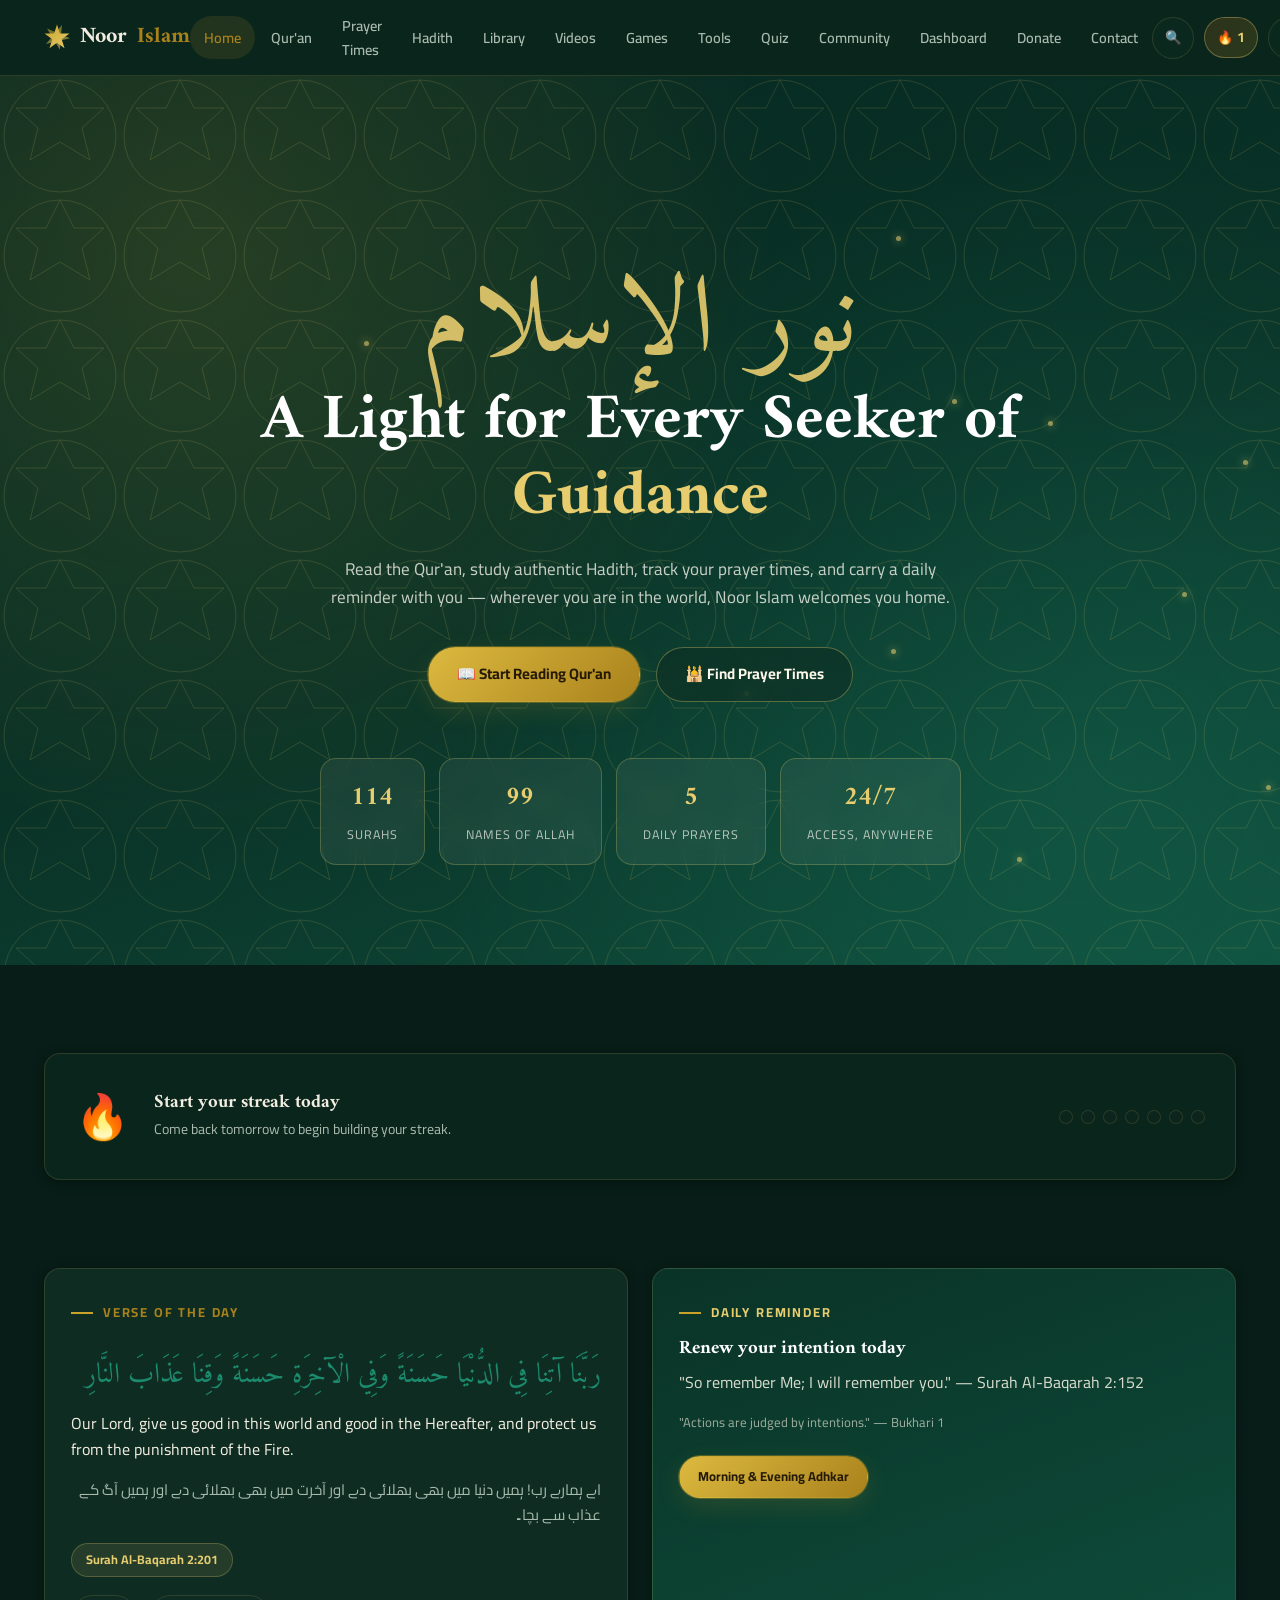
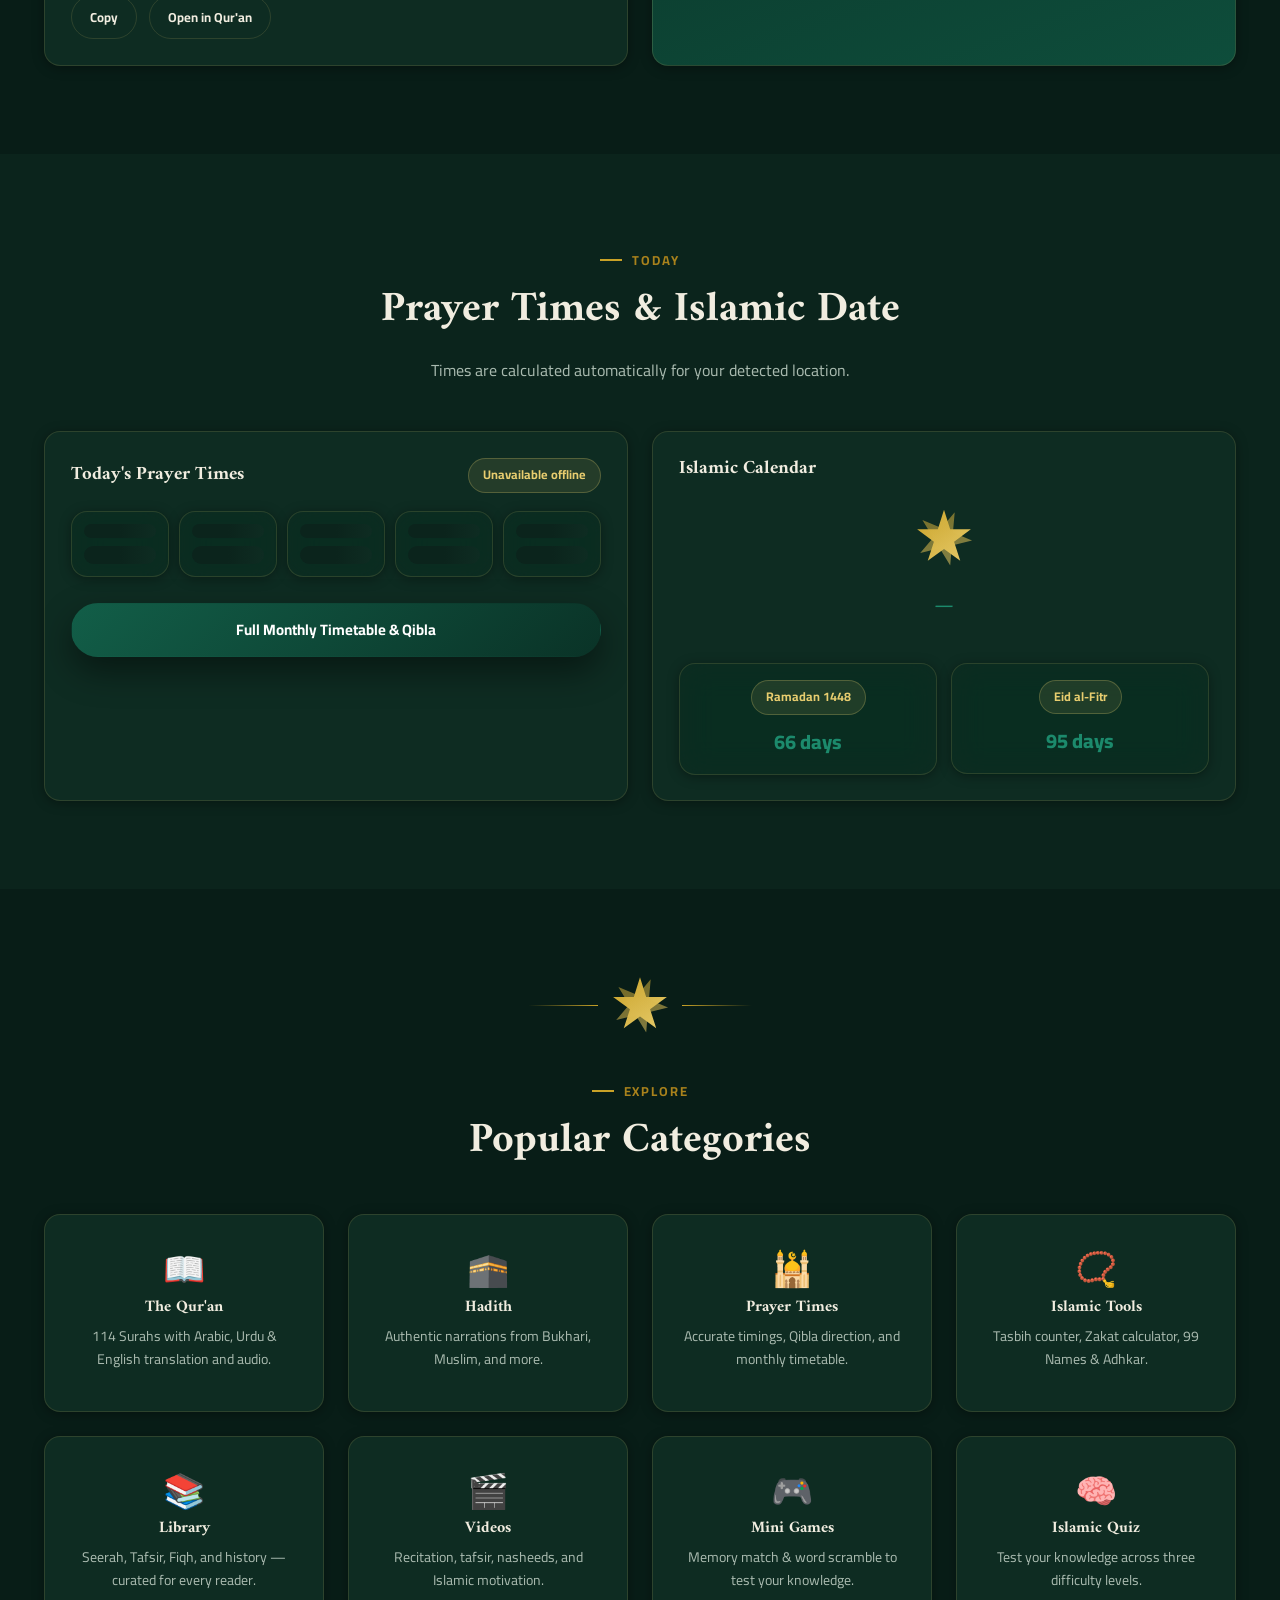
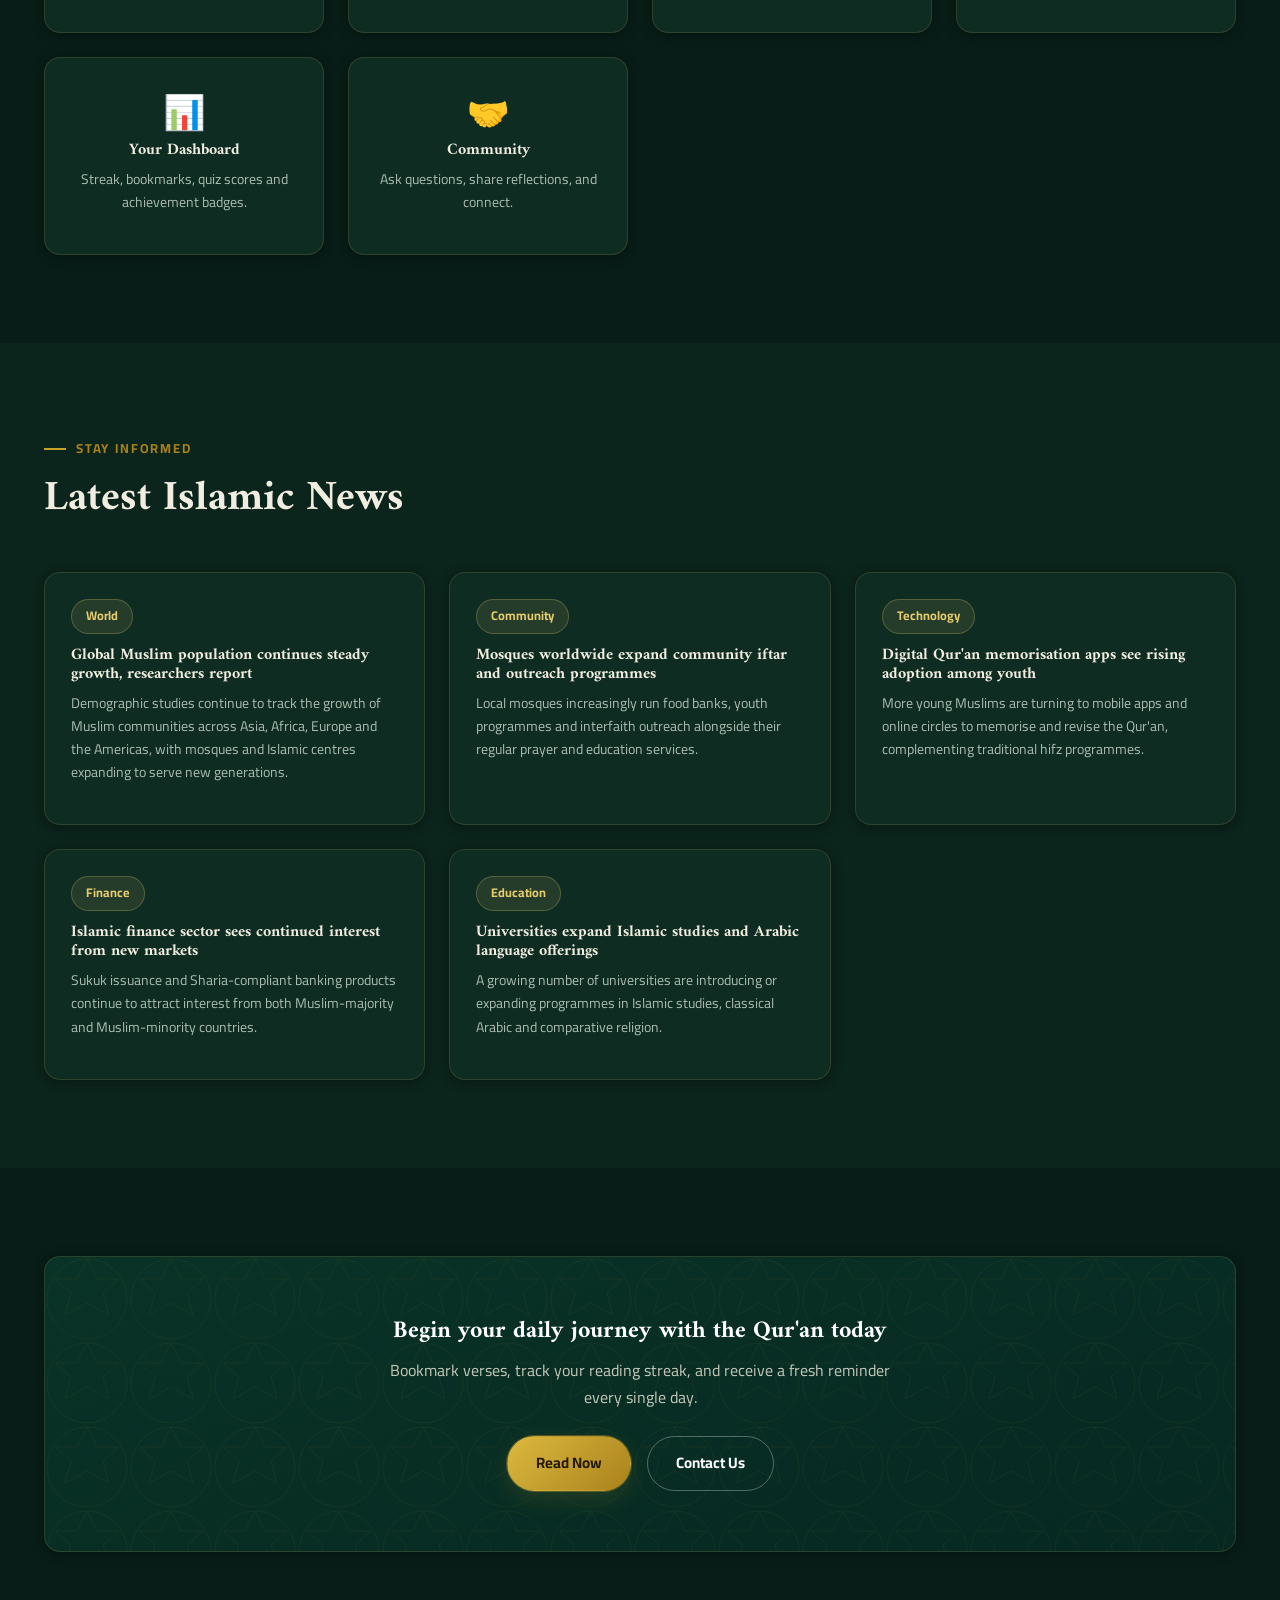
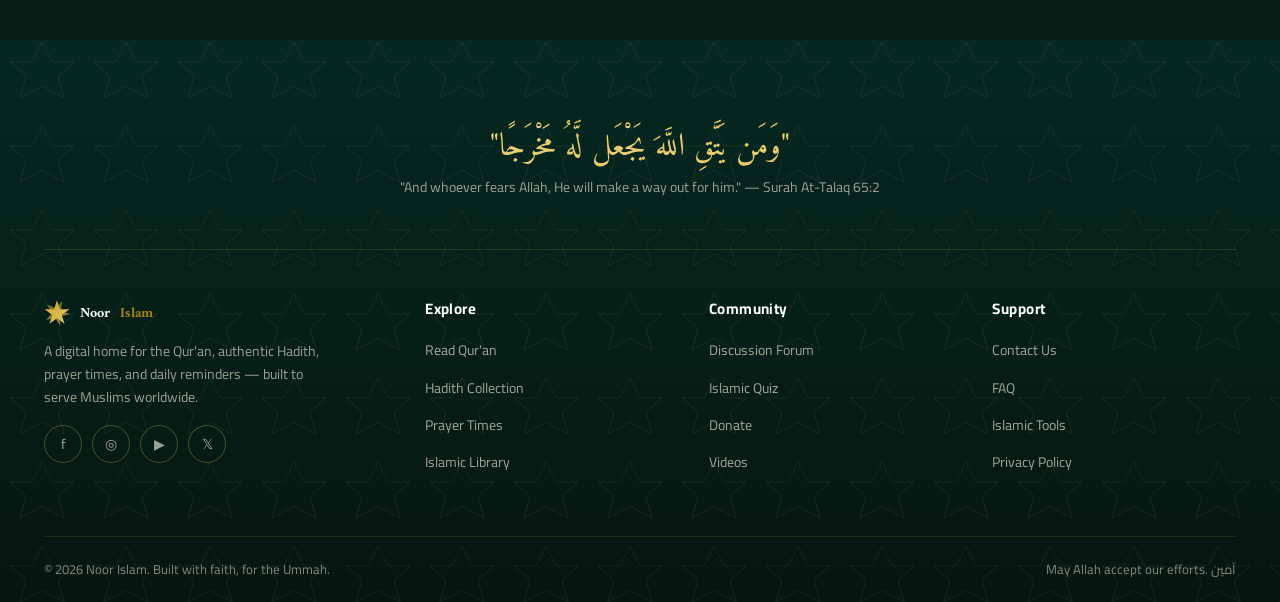
<file: index.html>
<!DOCTYPE html>
<html lang="en">
<head>
<meta charset="UTF-8">
<meta name="viewport" content="width=device-width, initial-scale=1.0">
<title>Noor Islam — Qur'an, Hadith, Prayer Times & Daily Reminders</title>
<meta name="description" content="Noor Islam is a complete digital home for Muslims worldwide: read the Qur'an, explore authentic Hadith, track prayer times, and grow daily in faith.">
<link rel="manifest" href="manifest.json">
<meta name="theme-color" content="#0e4d3b">
<link rel="preconnect" href="https://fonts.googleapis.com">
<link href="https://fonts.googleapis.com/css2?family=Amiri:wght@400;700&family=Amiri+Quran&family=Cairo:wght@400;500;600;700;800&display=swap" rel="stylesheet">
<link rel="stylesheet" href="css/style.css">
</head>
<body>

<div id="site-header"></div>

<!-- HERO -->
<section class="hero">
  <div class="container">
    <div class="hero-arabic">نور الإسلام</div>
    <h1 class="hero-title">A Light for Every Seeker of <span class="text-gold" style="color:var(--gold-300)">Guidance</span></h1>
    <p class="hero-sub">Read the Qur'an, study authentic Hadith, track your prayer times, and carry a daily reminder with you — wherever you are in the world, Noor Islam welcomes you home.</p>
    <div class="hero-cta">
      <a href="quran.html" class="btn btn-gold">📖 Start Reading Qur'an</a>
      <a href="prayer-times.html" class="btn btn-ghost" style="color:#fdf8ea;border-color:rgba(232,205,111,.35)">🕌 Find Prayer Times</a>
    </div>
    <div class="hero-stats">
      <div class="hero-stat"><b>114</b><span>Surahs</span></div>
      <div class="hero-stat"><b>99</b><span>Names of Allah</span></div>
      <div class="hero-stat"><b>5</b><span>Daily Prayers</span></div>
      <div class="hero-stat"><b>24/7</b><span>Access, Anywhere</span></div>
    </div>
  </div>
</section>

<!-- STREAK -->
<section class="section" style="padding-bottom:0;">
  <div class="container">
    <div class="glass reveal" style="padding:26px 30px;display:flex;align-items:center;gap:24px;flex-wrap:wrap;">
      <div style="font-size:44px;">🔥</div>
      <div style="flex:1;min-width:200px;">
        <h3 id="streak-title" style="margin-bottom:4px;">Keep your streak going</h3>
        <p style="margin:0;font-size:14px;" id="streak-sub">Visit Noor Islam daily to build your streak.</p>
      </div>
      <div class="flex gap-8" id="streak-dots"></div>
    </div>
  </div>
</section>

<!-- VERSE OF THE DAY + REMINDER -->
<section class="section">
  <div class="container grid grid-2">
    <div class="card reveal" style="position:relative;overflow:hidden;">
      <span class="eyebrow">Verse of the Day</span>
      <p id="verse-ar" style="font-family:var(--font-arabic);font-size:28px;color:var(--primary);line-height:2;margin-bottom:16px;direction:rtl;"></p>
      <p id="verse-en" style="color:var(--text);font-size:16px;"></p>
      <p id="verse-ur" style="direction:rtl;font-size:15px;"></p>
      <span class="chip chip-gold" id="verse-ref"></span>
      <div class="flex gap-12" style="margin-top:18px;">
        <button class="btn btn-outline btn-sm" id="verse-copy">Copy</button>
        <a href="quran.html" class="btn btn-outline btn-sm">Open in Qur'an</a>
      </div>
    </div>
    <div class="card reveal" style="background:linear-gradient(160deg,var(--emerald-900),var(--emerald-800));color:#fdf8ea;">
      <span class="eyebrow" style="color:var(--gold-300)">Daily Reminder</span>
      <h3 style="color:#fff;">Renew your intention today</h3>
      <p id="daily-reminder" style="color:rgba(253,248,234,.85);"></p>
      <p style="color:rgba(253,248,234,.6);font-size:13px;">"Actions are judged by intentions." — Bukhari 1</p>
      <a href="tools.html" class="btn btn-gold btn-sm" style="margin-top:10px;">Morning &amp; Evening Adhkar</a>
    </div>
  </div>
</section>

<!-- PRAYER TIMES + CALENDAR -->
<section class="section section-alt">
  <div class="container">
    <div class="section-head center">
      <span class="eyebrow" style="justify-content:center">Today</span>
      <h2 class="section-title">Prayer Times &amp; Islamic Date</h2>
      <p>Times are calculated automatically for your detected location.</p>
    </div>
    <div class="grid grid-2" style="align-items:stretch;">
      <div class="card reveal">
        <div class="flex justify-between items-center" style="margin-bottom:18px;">
          <h3 style="margin:0;">Today's Prayer Times</h3>
          <span class="chip" id="home-location">Locating…</span>
        </div>
        <div id="home-prayer-grid" class="grid" style="grid-template-columns:repeat(5,1fr);gap:10px;"></div>
        <p id="home-next-prayer" style="margin-top:16px;text-align:center;font-weight:700;color:var(--primary);"></p>
        <a href="prayer-times.html" class="btn btn-primary btn-block" style="margin-top:10px;">Full Monthly Timetable &amp; Qibla</a>
      </div>
      <div class="card reveal">
        <h3>Islamic Calendar</h3>
        <div id="hijri-widget" style="text-align:center;padding:20px 0;">
          <div class="star8 spin" style="margin:0 auto 14px;"></div>
          <p style="font-size:24px;font-family:var(--font-display);color:var(--primary);margin-bottom:6px;" id="hijri-date">Loading…</p>
          <p id="gregorian-date" style="color:var(--text-muted);"></p>
        </div>
        <div class="grid grid-2" style="gap:14px;">
          <div class="glass" style="padding:16px;text-align:center;">
            <span class="chip chip-gold">Ramadan 1448</span>
            <p id="ramadan-countdown" style="font-weight:800;font-size:20px;margin:10px 0 0;color:var(--primary);"></p>
          </div>
          <div class="glass" style="padding:16px;text-align:center;">
            <span class="chip chip-gold">Eid al-Fitr</span>
            <p id="eid-countdown" style="font-weight:800;font-size:20px;margin:10px 0 0;color:var(--primary);"></p>
          </div>
        </div>
      </div>
    </div>
  </div>
</section>

<!-- CATEGORIES -->
<section class="section">
  <div class="container">
    <div class="divider-star"><span class="star8"></span></div>
    <div class="section-head center">
      <span class="eyebrow" style="justify-content:center">Explore</span>
      <h2 class="section-title">Popular Categories</h2>
    </div>
    <div class="grid grid-4">
      <a href="quran.html" class="card reveal text-center">
        <div style="font-size:34px;">📖</div>
        <h4>The Qur'an</h4>
        <p style="font-size:14px;">114 Surahs with Arabic, Urdu &amp; English translation and audio.</p>
      </a>
      <a href="hadith.html" class="card reveal text-center">
        <div style="font-size:34px;">🕋</div>
        <h4>Hadith</h4>
        <p style="font-size:14px;">Authentic narrations from Bukhari, Muslim, and more.</p>
      </a>
      <a href="prayer-times.html" class="card reveal text-center">
        <div style="font-size:34px;">🕌</div>
        <h4>Prayer Times</h4>
        <p style="font-size:14px;">Accurate timings, Qibla direction, and monthly timetable.</p>
      </a>
      <a href="tools.html" class="card reveal text-center">
        <div style="font-size:34px;">📿</div>
        <h4>Islamic Tools</h4>
        <p style="font-size:14px;">Tasbih counter, Zakat calculator, 99 Names &amp; Adhkar.</p>
      </a>
      <a href="library.html" class="card reveal text-center">
        <div style="font-size:34px;">📚</div>
        <h4>Library</h4>
        <p style="font-size:14px;">Seerah, Tafsir, Fiqh, and history — curated for every reader.</p>
      </a>
      <a href="videos.html" class="card reveal text-center">
        <div style="font-size:34px;">🎬</div>
        <h4>Videos</h4>
        <p style="font-size:14px;">Recitation, tafsir, nasheeds, and Islamic motivation.</p>
      </a>
      <a href="games.html" class="card reveal text-center">
        <div style="font-size:34px;">🎮</div>
        <h4>Mini Games</h4>
        <p style="font-size:14px;">Memory match &amp; word scramble to test your knowledge.</p>
      </a>
      <a href="quiz.html" class="card reveal text-center">
        <div style="font-size:34px;">🧠</div>
        <h4>Islamic Quiz</h4>
        <p style="font-size:14px;">Test your knowledge across three difficulty levels.</p>
      </a>
      <a href="dashboard.html" class="card reveal text-center">
        <div style="font-size:34px;">📊</div>
        <h4>Your Dashboard</h4>
        <p style="font-size:14px;">Streak, bookmarks, quiz scores and achievement badges.</p>
      </a>
      <a href="community.html" class="card reveal text-center">
        <div style="font-size:34px;">🤝</div>
        <h4>Community</h4>
        <p style="font-size:14px;">Ask questions, share reflections, and connect.</p>
      </a>
    </div>
  </div>
</section>

<!-- NEWS -->
<section class="section section-alt">
  <div class="container">
    <div class="section-head">
      <span class="eyebrow">Stay Informed</span>
      <h2 class="section-title">Latest Islamic News</h2>
    </div>
    <div class="grid grid-3" id="news-grid"></div>
  </div>
</section>

<!-- CTA -->
<section class="section">
  <div class="container">
    <div class="glass reveal" style="padding:60px 40px;text-align:center;background:linear-gradient(160deg,var(--emerald-900),var(--emerald-950));position:relative;overflow:hidden;">
      <div class="pattern-bg"></div>
      <h2 style="color:#fff;position:relative;">Begin your daily journey with the Qur'an today</h2>
      <p style="color:rgba(253,248,234,.75);max-width:520px;margin:0 auto 26px;position:relative;">Bookmark verses, track your reading streak, and receive a fresh reminder every single day.</p>
      <div class="flex gap-16 justify-between" style="justify-content:center;position:relative;">
        <a href="quran.html" class="btn btn-gold">Read Now</a>
        <a href="contact.html" class="btn btn-outline" style="color:#fff;border-color:rgba(255,255,255,.3)">Contact Us</a>
      </div>
    </div>
  </div>
</section>

<div id="site-footer"></div>

<script src="data/content.js"></script>
<script src="js/main.js"></script>
<script src="js/home.js"></script>
</body>
</html>
</file>
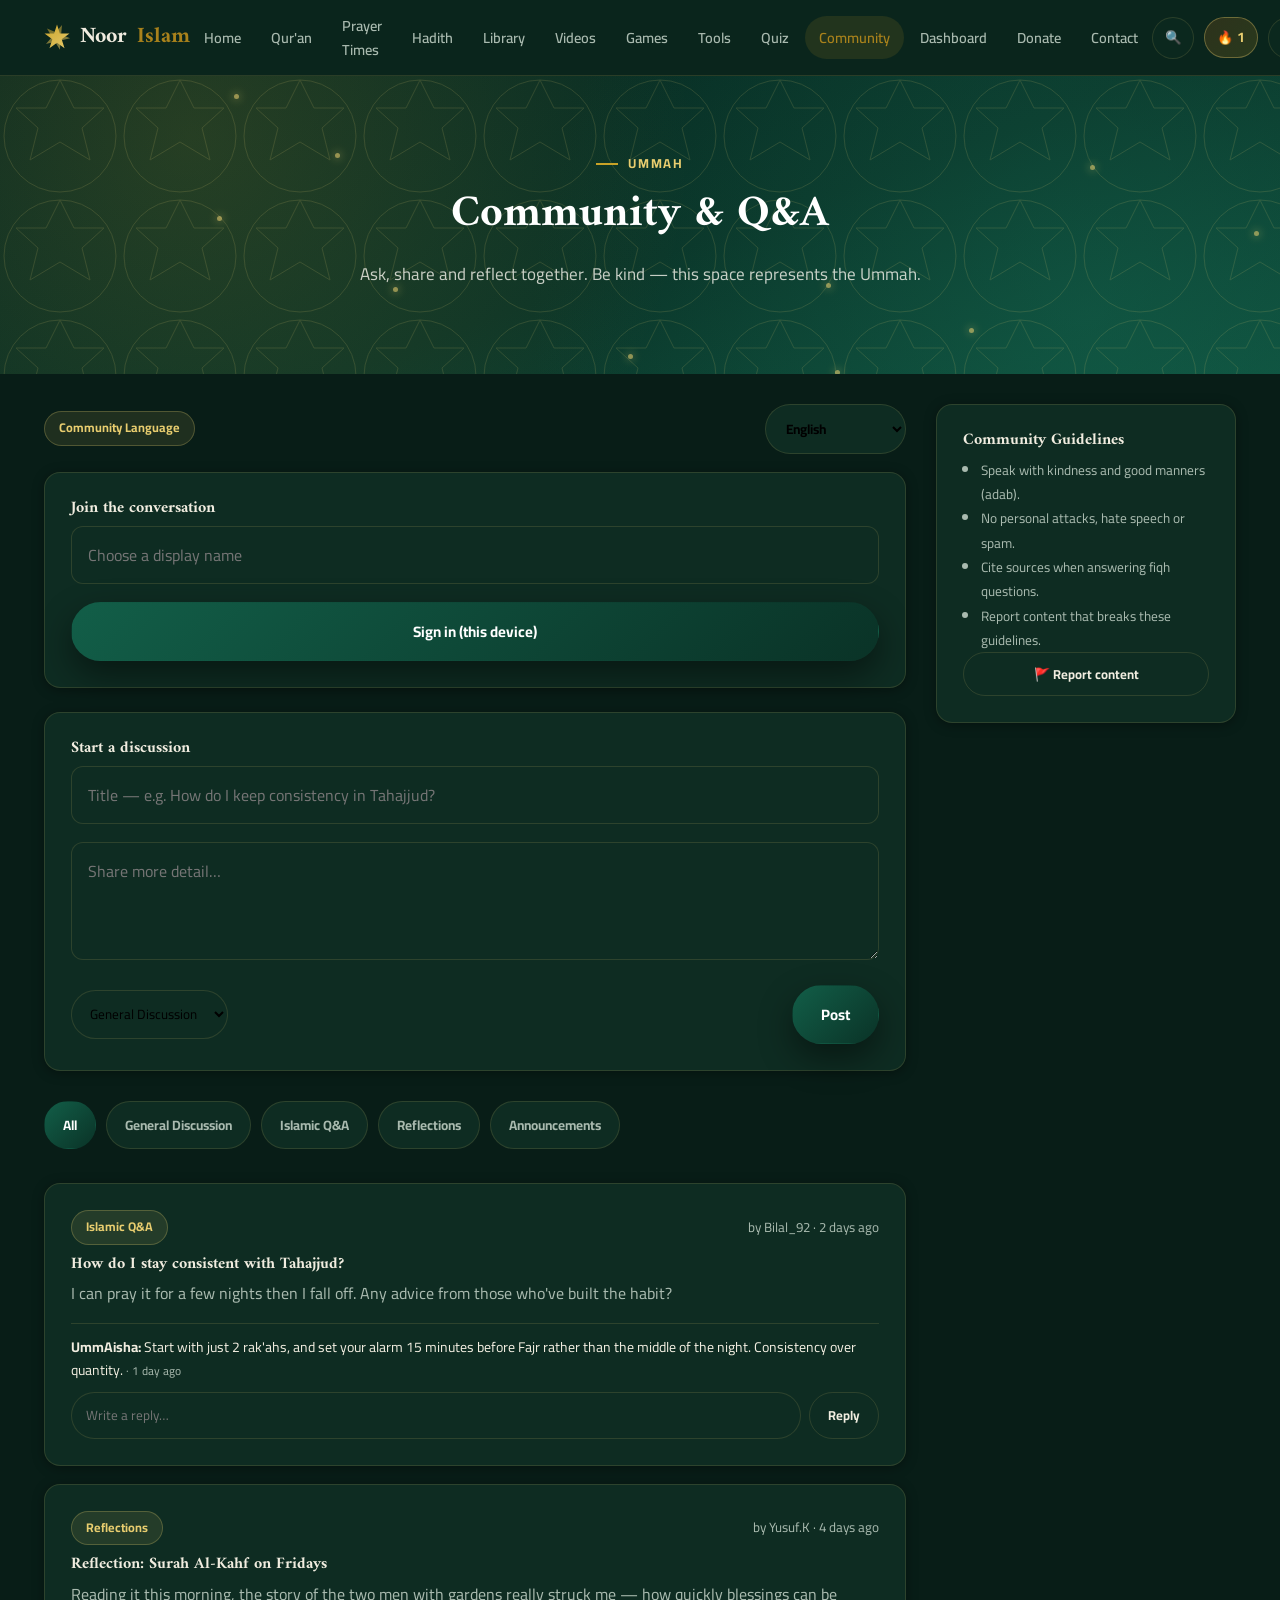
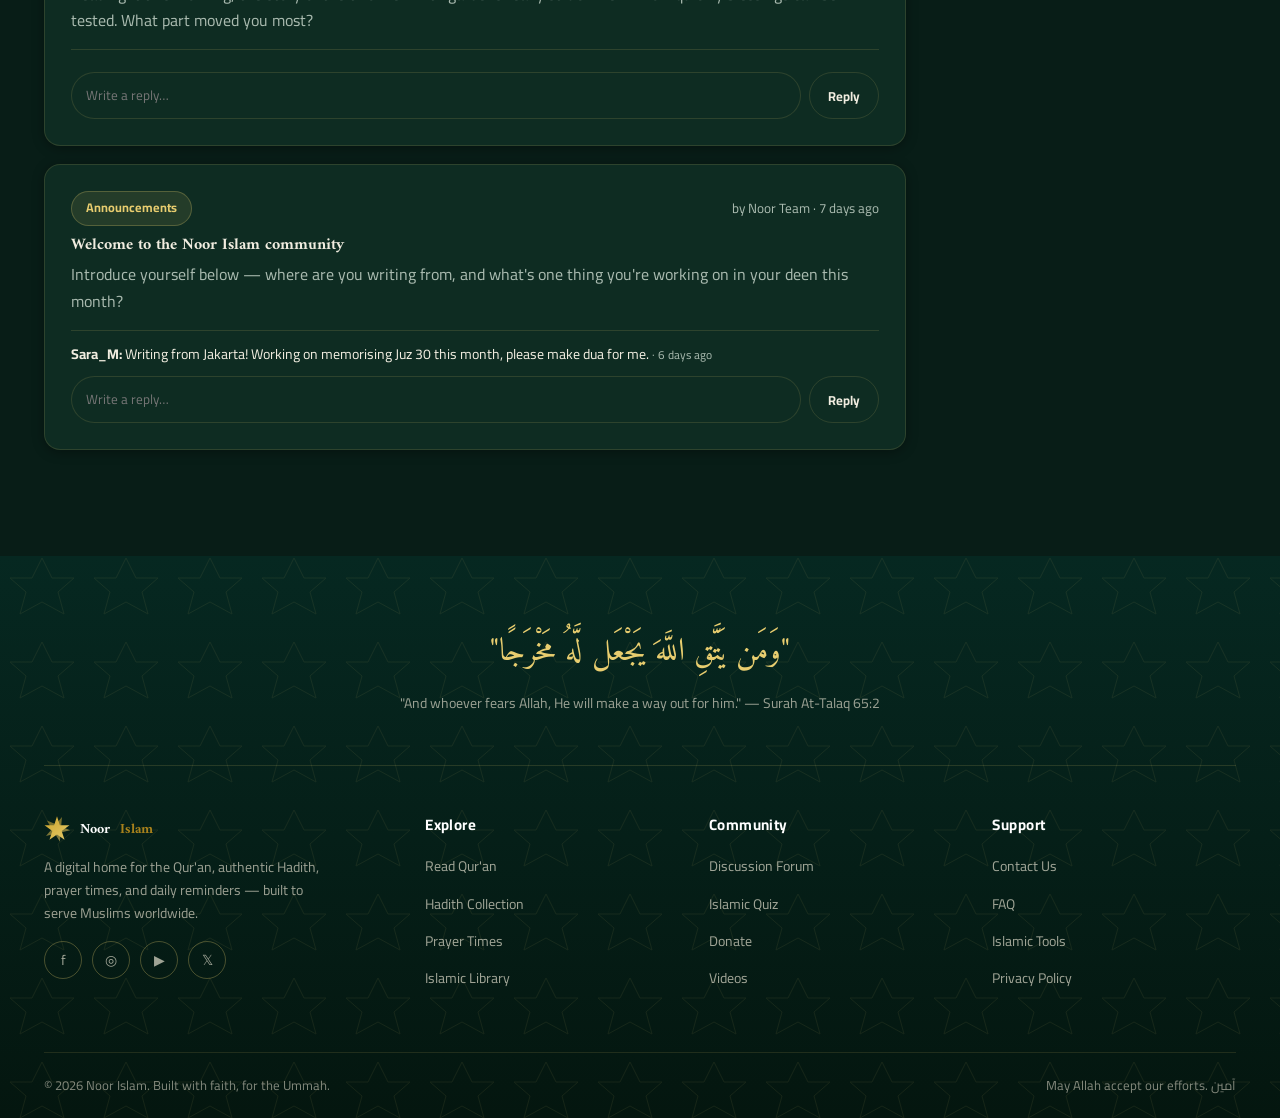
<file: community.html>
<!DOCTYPE html>
<html lang="en">
<head>
<meta charset="UTF-8">
<meta name="viewport" content="width=device-width, initial-scale=1.0">
<title>Community — Discussion &amp; Islamic Q&amp;A | Noor Islam</title>
<meta name="description" content="Join the Noor Islam community: ask questions, share reflections, and reply to fellow Muslims worldwide.">
<link href="https://fonts.googleapis.com/css2?family=Amiri:wght@400;700&family=Cairo:wght@400;500;600;700;800&display=swap" rel="stylesheet">
<link rel="manifest" href="manifest.json">
<link rel="icon" href="icons/icon.svg" type="image/svg+xml">
<meta name="theme-color" content="#0e4d3b">
<link rel="stylesheet" href="css/style.css">
</head>
<body>
<div id="site-header"></div>

<section class="hero" style="padding:70px 0 50px;">
  <div class="container text-center">
    <span class="eyebrow" style="justify-content:center;color:var(--gold-300)">Ummah</span>
    <h1 class="hero-title" id="community-hero-title" style="font-size:clamp(28px,4vw,44px);">Community &amp; Q&amp;A</h1>
    <p class="hero-sub" id="community-hero-sub">Ask, share and reflect together. Be kind — this space represents the Ummah.</p>
  </div>
</section>

<section class="section" style="padding-top:30px;">
  <div class="container">
    <div class="grid" style="grid-template-columns:1fr 300px;gap:30px;align-items:flex-start;">

      <div>
        <div class="flex justify-between items-center reveal" style="margin-bottom:18px;">
          <span class="chip chip-gold" id="lang-label">Community Language</span>
          <select id="lang-select" style="padding:10px 16px;border-radius:100px;border:1px solid var(--border);background:var(--surface);font-weight:700;font-size:13.5px;">
            <option value="en">English</option>
            <option value="ur">اردو (Urdu)</option>
            <option value="ar">العربية (Arabic)</option>
          </select>
        </div>

        <!-- Profile / sign-in -->
        <div class="card reveal" id="profile-card" style="margin-bottom:24px;"></div>

        <!-- New post -->
        <div class="card reveal" style="margin-bottom:30px;">
          <h4 id="lbl-start">Start a discussion</h4>
          <div class="field"><input type="text" id="post-title" placeholder="Title — e.g. How do I keep consistency in Tahajjud?"></div>
          <div class="field"><textarea id="post-body" rows="3" placeholder="Share more detail…"></textarea></div>
          <div class="flex justify-between items-center">
            <select id="post-cat" style="padding:10px 14px;border-radius:100px;border:1px solid var(--border);background:var(--surface);">
              <option id="opt-general">General Discussion</option><option id="opt-qa">Islamic Q&amp;A</option><option id="opt-reflect">Reflections</option><option id="opt-announce">Announcements</option>
            </select>
            <button class="btn btn-primary" id="post-submit">Post</button>
          </div>
        </div>

        <div class="filter-row" id="forum-filters"></div>
        <div id="thread-list"></div>
      </div>

      <aside class="card reveal">
        <h4 id="lbl-guidelines">Community Guidelines</h4>
        <ul id="guidelines-list" style="font-size:13.5px;color:var(--text-muted);line-height:1.8;list-style:disc;padding-left:18px;">
          <li>Speak with kindness and good manners (adab).</li>
          <li>No personal attacks, hate speech or spam.</li>
          <li>Cite sources when answering fiqh questions.</li>
          <li>Report content that breaks these guidelines.</li>
        </ul>
        <button class="btn btn-outline btn-block btn-sm" id="report-btn" onclick="toast('Report received — a moderator will review this content.')">🚩 Report content</button>
      </aside>
    </div>
  </div>
</section>

<div id="site-footer"></div>
<script src="js/main.js"></script>
<script src="js/community.js"></script>
</body>
</html>
</file>
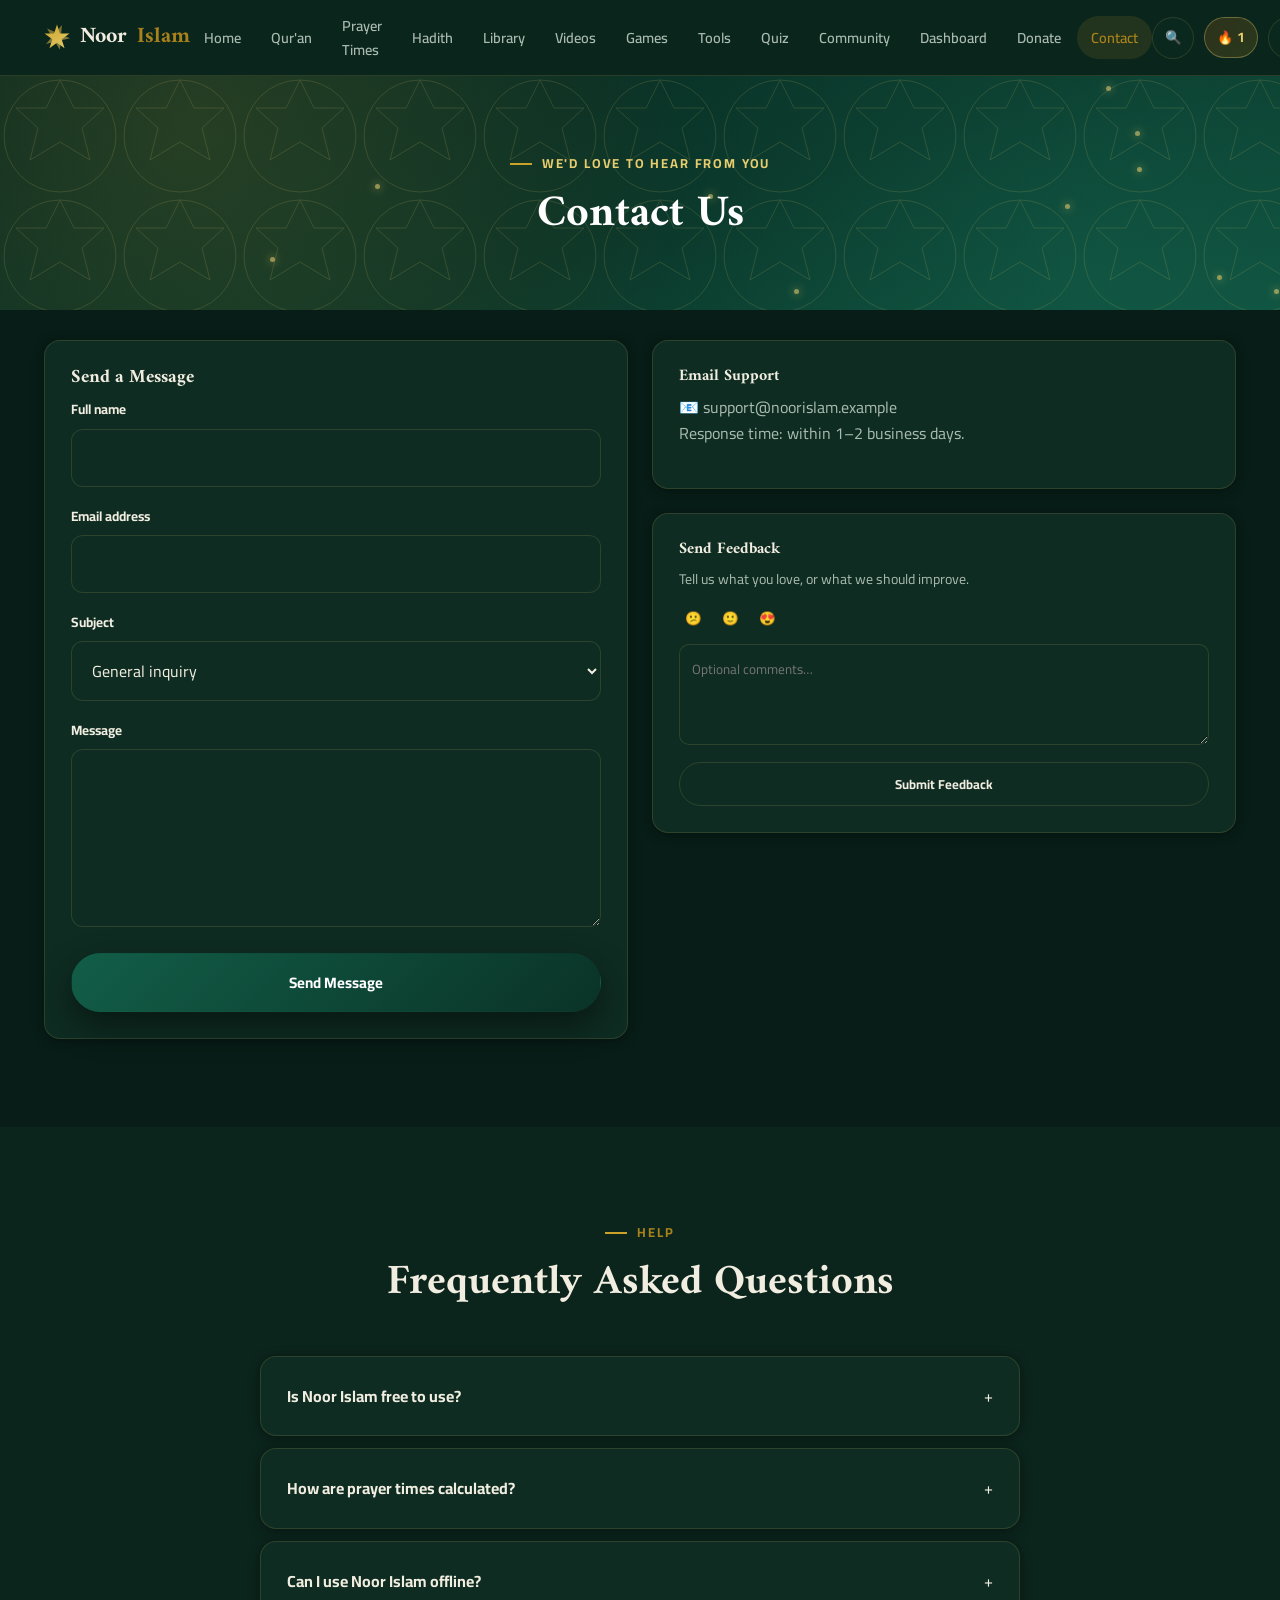
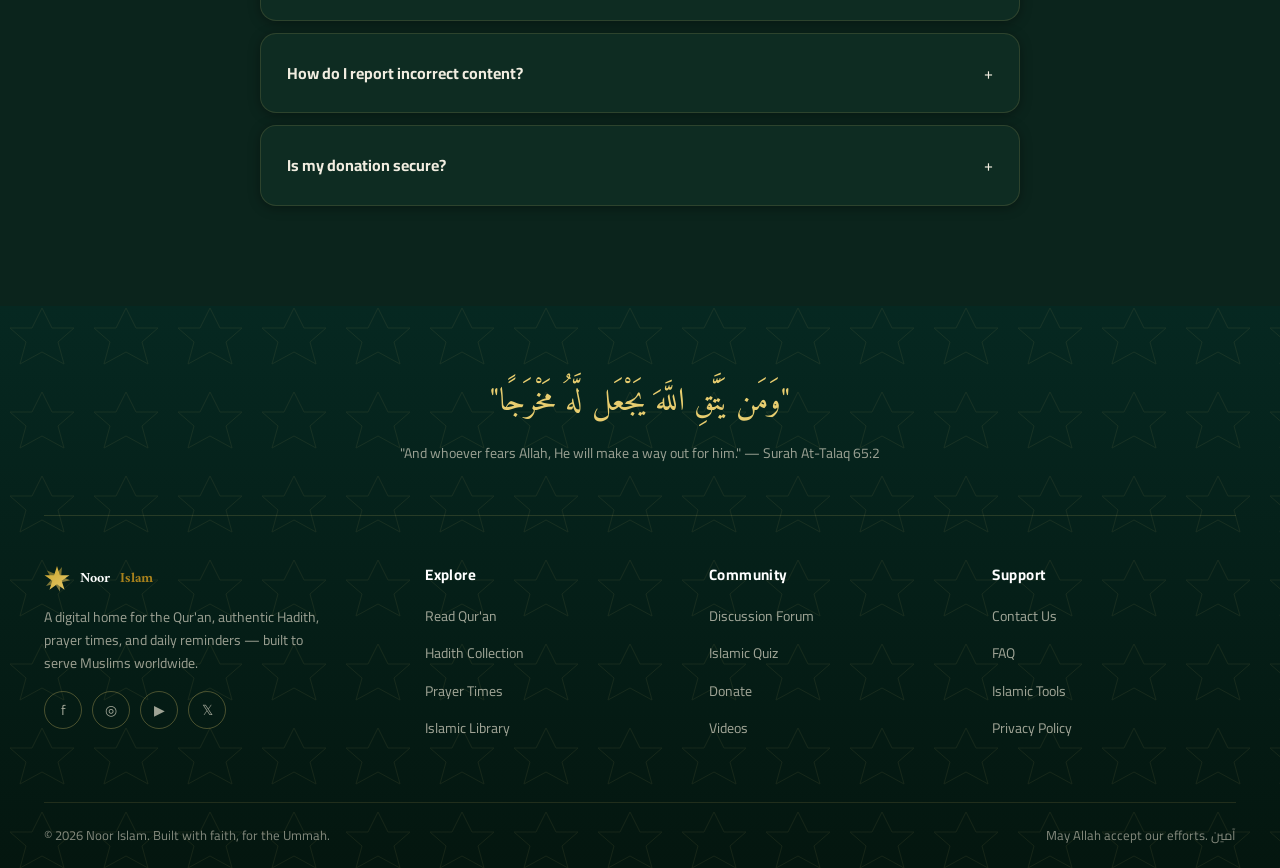
<file: contact.html>
<!DOCTYPE html>
<html lang="en">
<head>
<meta charset="UTF-8">
<meta name="viewport" content="width=device-width, initial-scale=1.0">
<title>Contact &amp; FAQ | Noor Islam</title>
<meta name="description" content="Contact the Noor Islam team, browse frequently asked questions, or send feedback.">
<link href="https://fonts.googleapis.com/css2?family=Amiri:wght@400;700&family=Cairo:wght@400;500;600;700;800&display=swap" rel="stylesheet">
<link rel="manifest" href="manifest.json">
<link rel="icon" href="icons/icon.svg" type="image/svg+xml">
<meta name="theme-color" content="#0e4d3b">
<link rel="stylesheet" href="css/style.css">
</head>
<body>
<div id="site-header"></div>

<section class="hero" style="padding:70px 0 50px;">
  <div class="container text-center">
    <span class="eyebrow" style="justify-content:center;color:var(--gold-300)">We'd Love to Hear From You</span>
    <h1 class="hero-title" style="font-size:clamp(28px,4vw,44px);">Contact Us</h1>
  </div>
</section>

<section class="section" style="padding-top:30px;">
  <div class="container grid grid-2" style="align-items:flex-start;">
    <div class="card reveal">
      <h3>Send a Message</h3>
      <form id="contact-form">
        <div class="field"><label>Full name</label><input type="text" required></div>
        <div class="field"><label>Email address</label><input type="email" required></div>
        <div class="field"><label>Subject</label>
          <select>
            <option>General inquiry</option><option>Technical issue</option><option>Content correction</option><option>Partnership</option>
          </select>
        </div>
        <div class="field"><label>Message</label><textarea rows="5" required></textarea></div>
        <button class="btn btn-primary btn-block" type="submit">Send Message</button>
      </form>
    </div>
    <div>
      <div class="card reveal" style="margin-bottom:24px;">
        <h4>Email Support</h4>
        <p>📧 support@noorislam.example<br>Response time: within 1–2 business days.</p>
      </div>
      <div class="card reveal" style="margin-bottom:24px;">
        <h4>Send Feedback</h4>
        <p style="font-size:14px;">Tell us what you love, or what we should improve.</p>
        <div class="flex gap-8" id="feedback-emoji" style="font-size:26px;margin-bottom:12px;">
          <button style="background:none;border:none;cursor:pointer;" data-v="😕">😕</button>
          <button style="background:none;border:none;cursor:pointer;" data-v="🙂">🙂</button>
          <button style="background:none;border:none;cursor:pointer;" data-v="😍">😍</button>
        </div>
        <textarea id="feedback-text" rows="3" placeholder="Optional comments…" style="width:100%;padding:12px;border-radius:10px;border:1px solid var(--border);background:var(--surface);color:var(--text);"></textarea>
        <button class="btn btn-outline btn-block btn-sm" id="feedback-submit" style="margin-top:10px;">Submit Feedback</button>
      </div>
    </div>
  </div>
</section>

<section class="section section-alt" id="faq">
  <div class="container">
    <div class="section-head center">
      <span class="eyebrow" style="justify-content:center">Help</span>
      <h2 class="section-title">Frequently Asked Questions</h2>
    </div>
    <div id="faq-list" style="max-width:760px;margin:0 auto;"></div>
  </div>
</section>

<div id="site-footer"></div>
<script src="js/main.js"></script>
<script src="js/contact.js"></script>
</body>
</html>
</file>
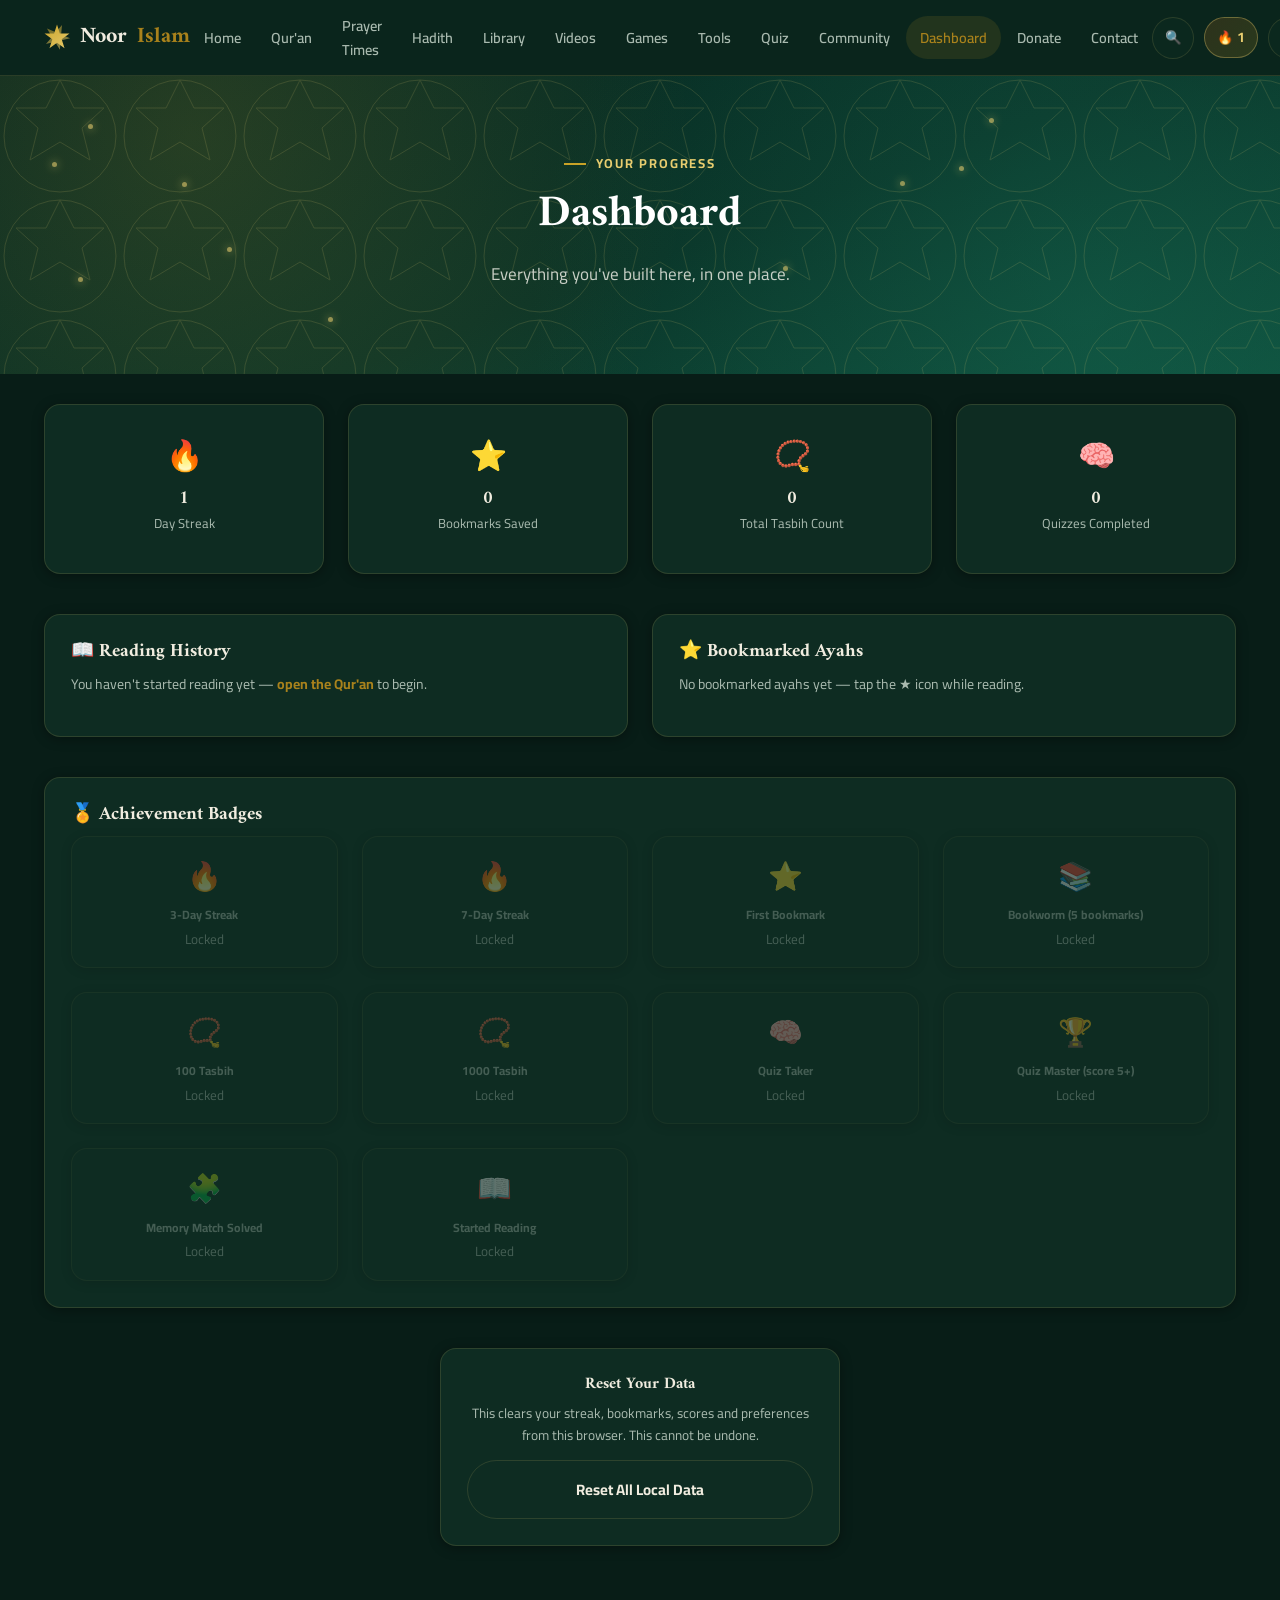
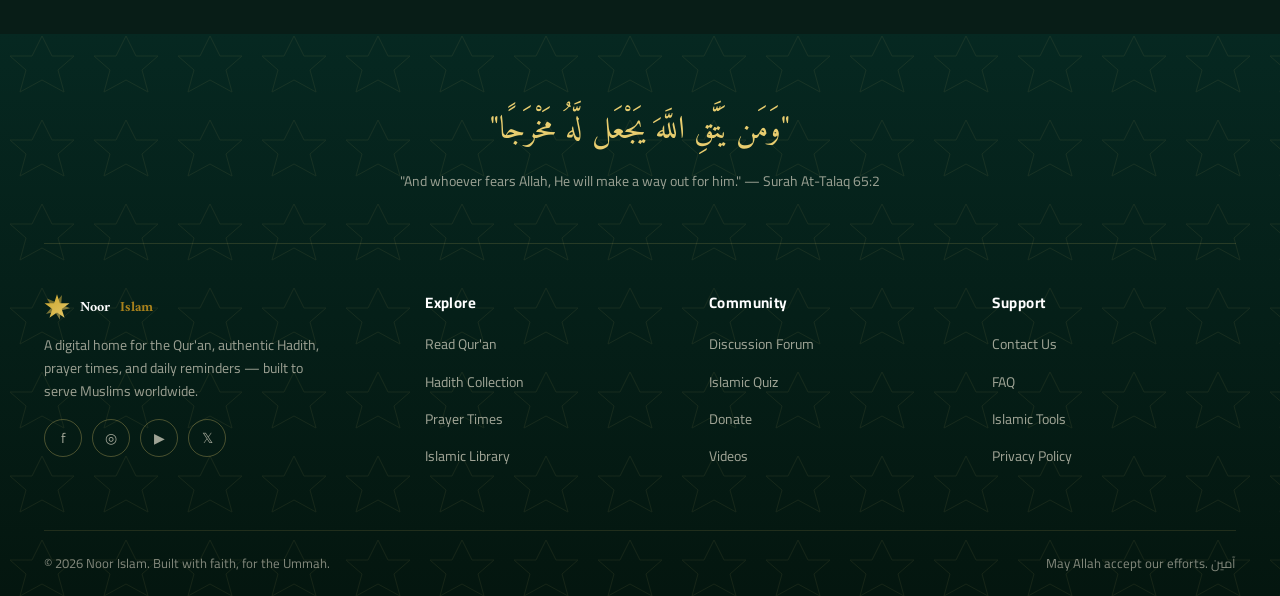
<file: dashboard.html>
<!DOCTYPE html>
<html lang="en">
<head>
<meta charset="UTF-8">
<meta name="viewport" content="width=device-width, initial-scale=1.0">
<title>Your Dashboard — Streak, Bookmarks &amp; Badges | Noor Islam</title>
<meta name="description" content="Your personal Noor Islam dashboard: daily streak, bookmarked ayahs and hadith, quiz scores, reading history and achievement badges.">
<link rel="manifest" href="manifest.json">
<link rel="icon" href="icons/icon.svg" type="image/svg+xml">
<meta name="theme-color" content="#0e4d3b">
<link href="https://fonts.googleapis.com/css2?family=Amiri:wght@400;700&family=Cairo:wght@400;500;600;700;800&display=swap" rel="stylesheet">
<link rel="stylesheet" href="css/style.css">
</head>
<body>
<div id="site-header"></div>

<section class="hero" style="padding:70px 0 50px;">
  <div class="container text-center">
    <span class="eyebrow" style="justify-content:center;color:var(--gold-300)">Your Progress</span>
    <h1 class="hero-title" style="font-size:clamp(28px,4vw,44px);">Dashboard</h1>
    <p class="hero-sub">Everything you've built here, in one place.</p>
  </div>
</section>

<section class="section" style="padding-top:30px;">
  <div class="container">
    <div class="grid grid-4" id="stat-cards" style="margin-bottom:40px;"></div>

    <div class="grid grid-2" style="align-items:flex-start;margin-bottom:40px;">
      <div class="card reveal">
        <h3>📖 Reading History</h3>
        <div id="reading-history"></div>
      </div>
      <div class="card reveal">
        <h3>⭐ Bookmarked Ayahs</h3>
        <div id="bookmarked-ayahs" style="max-height:280px;overflow-y:auto;"></div>
      </div>
    </div>

    <div class="card reveal" style="margin-bottom:40px;">
      <h3>🏅 Achievement Badges</h3>
      <div class="grid grid-4" id="badges-grid"></div>
    </div>

    <div class="card reveal text-center" style="max-width:400px;margin:0 auto;">
      <h4>Reset Your Data</h4>
      <p style="font-size:13.5px;">This clears your streak, bookmarks, scores and preferences from this browser. This cannot be undone.</p>
      <button class="btn btn-outline btn-block" id="reset-all">Reset All Local Data</button>
    </div>
  </div>
</section>

<div id="site-footer"></div>
<script src="js/main.js"></script>
<script src="js/dashboard.js"></script>
</body>
</html>
</file>
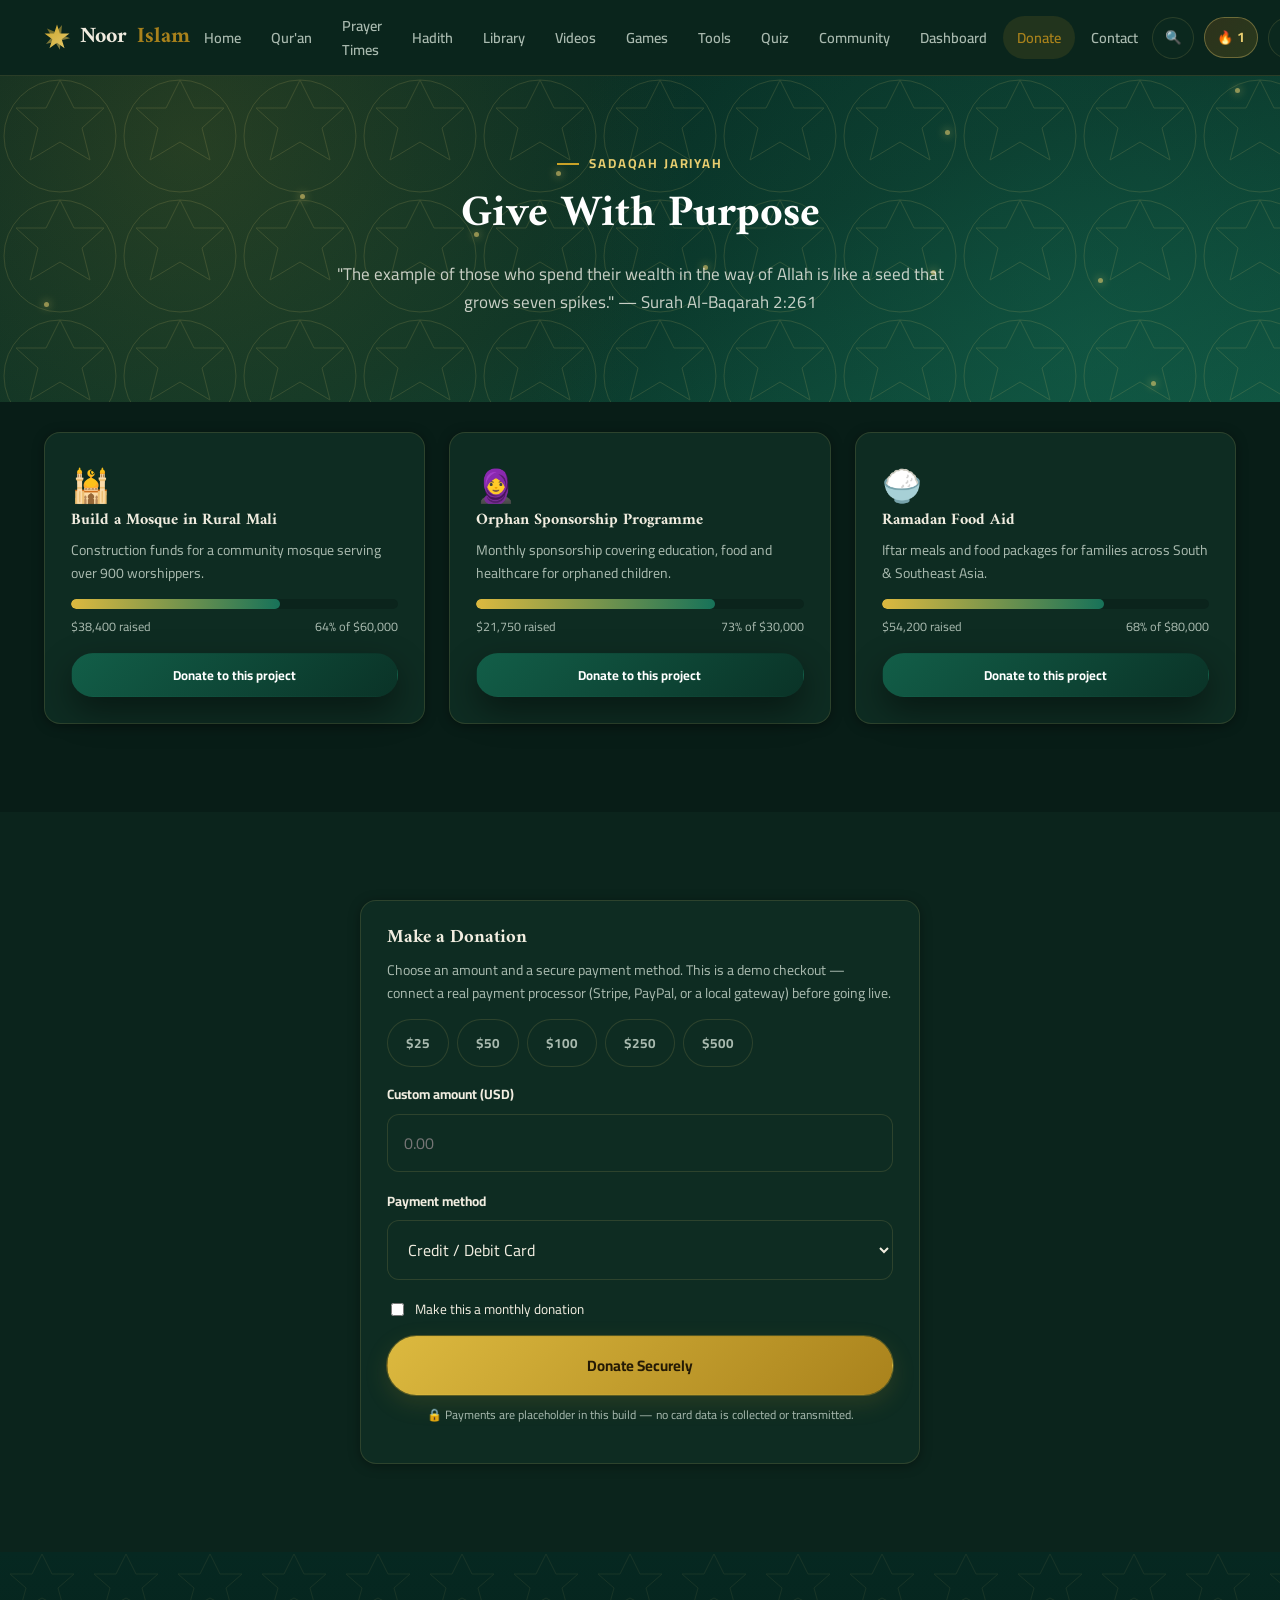
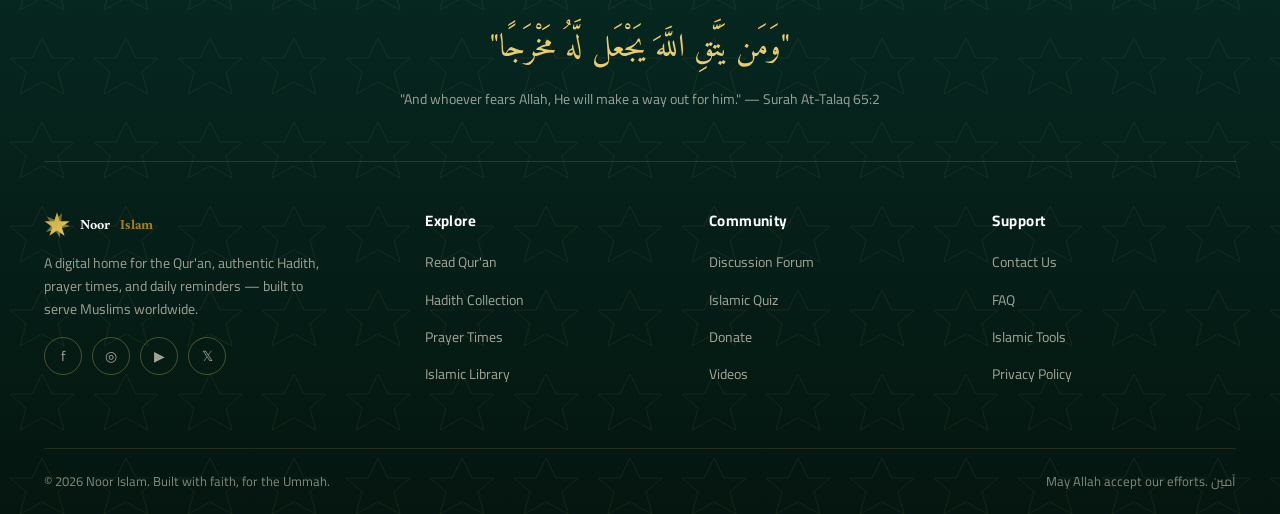
<file: donate.html>
<!DOCTYPE html>
<html lang="en">
<head>
<meta charset="UTF-8">
<meta name="viewport" content="width=device-width, initial-scale=1.0">
<title>Donate — Support Mosques &amp; Charity Projects | Noor Islam</title>
<meta name="description" content="Support mosque construction, orphan sponsorship, and Ramadan food aid campaigns through Noor Islam.">
<link href="https://fonts.googleapis.com/css2?family=Amiri:wght@400;700&family=Cairo:wght@400;500;600;700;800&display=swap" rel="stylesheet">
<link rel="manifest" href="manifest.json">
<link rel="icon" href="icons/icon.svg" type="image/svg+xml">
<meta name="theme-color" content="#0e4d3b">
<link rel="stylesheet" href="css/style.css">
</head>
<body>
<div id="site-header"></div>

<section class="hero" style="padding:70px 0 50px;">
  <div class="container text-center">
    <span class="eyebrow" style="justify-content:center;color:var(--gold-300)">Sadaqah Jariyah</span>
    <h1 class="hero-title" style="font-size:clamp(28px,4vw,44px);">Give With Purpose</h1>
    <p class="hero-sub">"The example of those who spend their wealth in the way of Allah is like a seed that grows seven spikes." — Surah Al-Baqarah 2:261</p>
  </div>
</section>

<section class="section" style="padding-top:30px;">
  <div class="container">
    <div class="grid grid-3" id="campaign-grid"></div>
  </div>
</section>

<section class="section section-alt">
  <div class="container">
    <div class="card reveal" style="max-width:560px;margin:0 auto;">
      <h3 id="checkout-title">Make a Donation</h3>
      <p style="font-size:14px;" id="checkout-sub">Choose an amount and a secure payment method. This is a demo checkout — connect a real payment processor (Stripe, PayPal, or a local gateway) before going live.</p>
      <div class="flex gap-8" style="margin-bottom:16px;flex-wrap:wrap;" id="amount-chips">
        ${''}
      </div>
      <div class="field"><label>Custom amount (USD)</label><input type="number" id="custom-amount" placeholder="0.00" min="1"></div>
      <div class="field">
        <label>Payment method</label>
        <select id="pay-method">
          <option>Credit / Debit Card</option>
          <option>PayPal</option>
          <option>Bank Transfer</option>
          <option>Apple Pay / Google Pay</option>
        </select>
      </div>
      <label class="flex items-center gap-8" style="font-size:13.5px;margin-bottom:16px;"><input type="checkbox" id="recurring"> Make this a monthly donation</label>
      <button class="btn btn-gold btn-block" id="donate-btn">Donate Securely</button>
      <p style="font-size:12px;text-align:center;margin-top:10px;">🔒 Payments are placeholder in this build — no card data is collected or transmitted.</p>
    </div>
  </div>
</section>

<div id="site-footer"></div>
<script src="js/main.js"></script>
<script src="js/donate.js"></script>
</body>
</html>
</file>
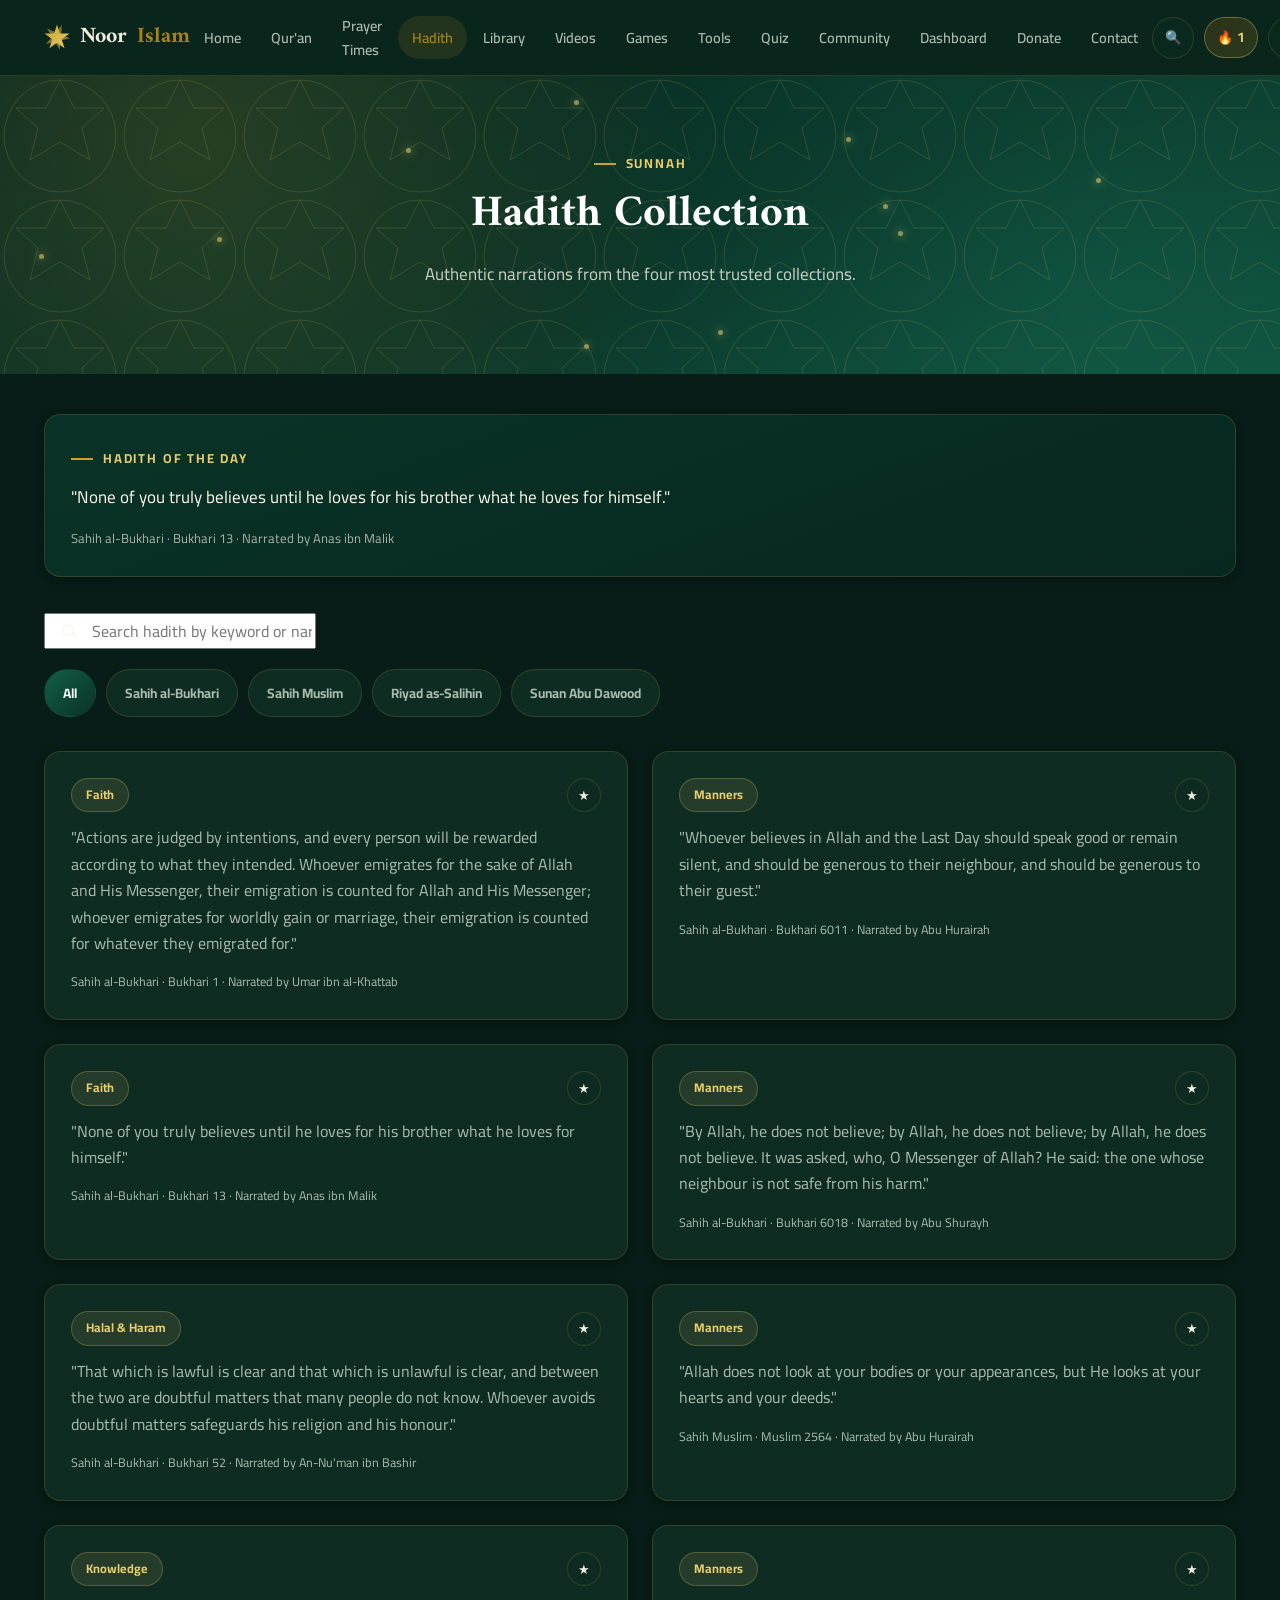
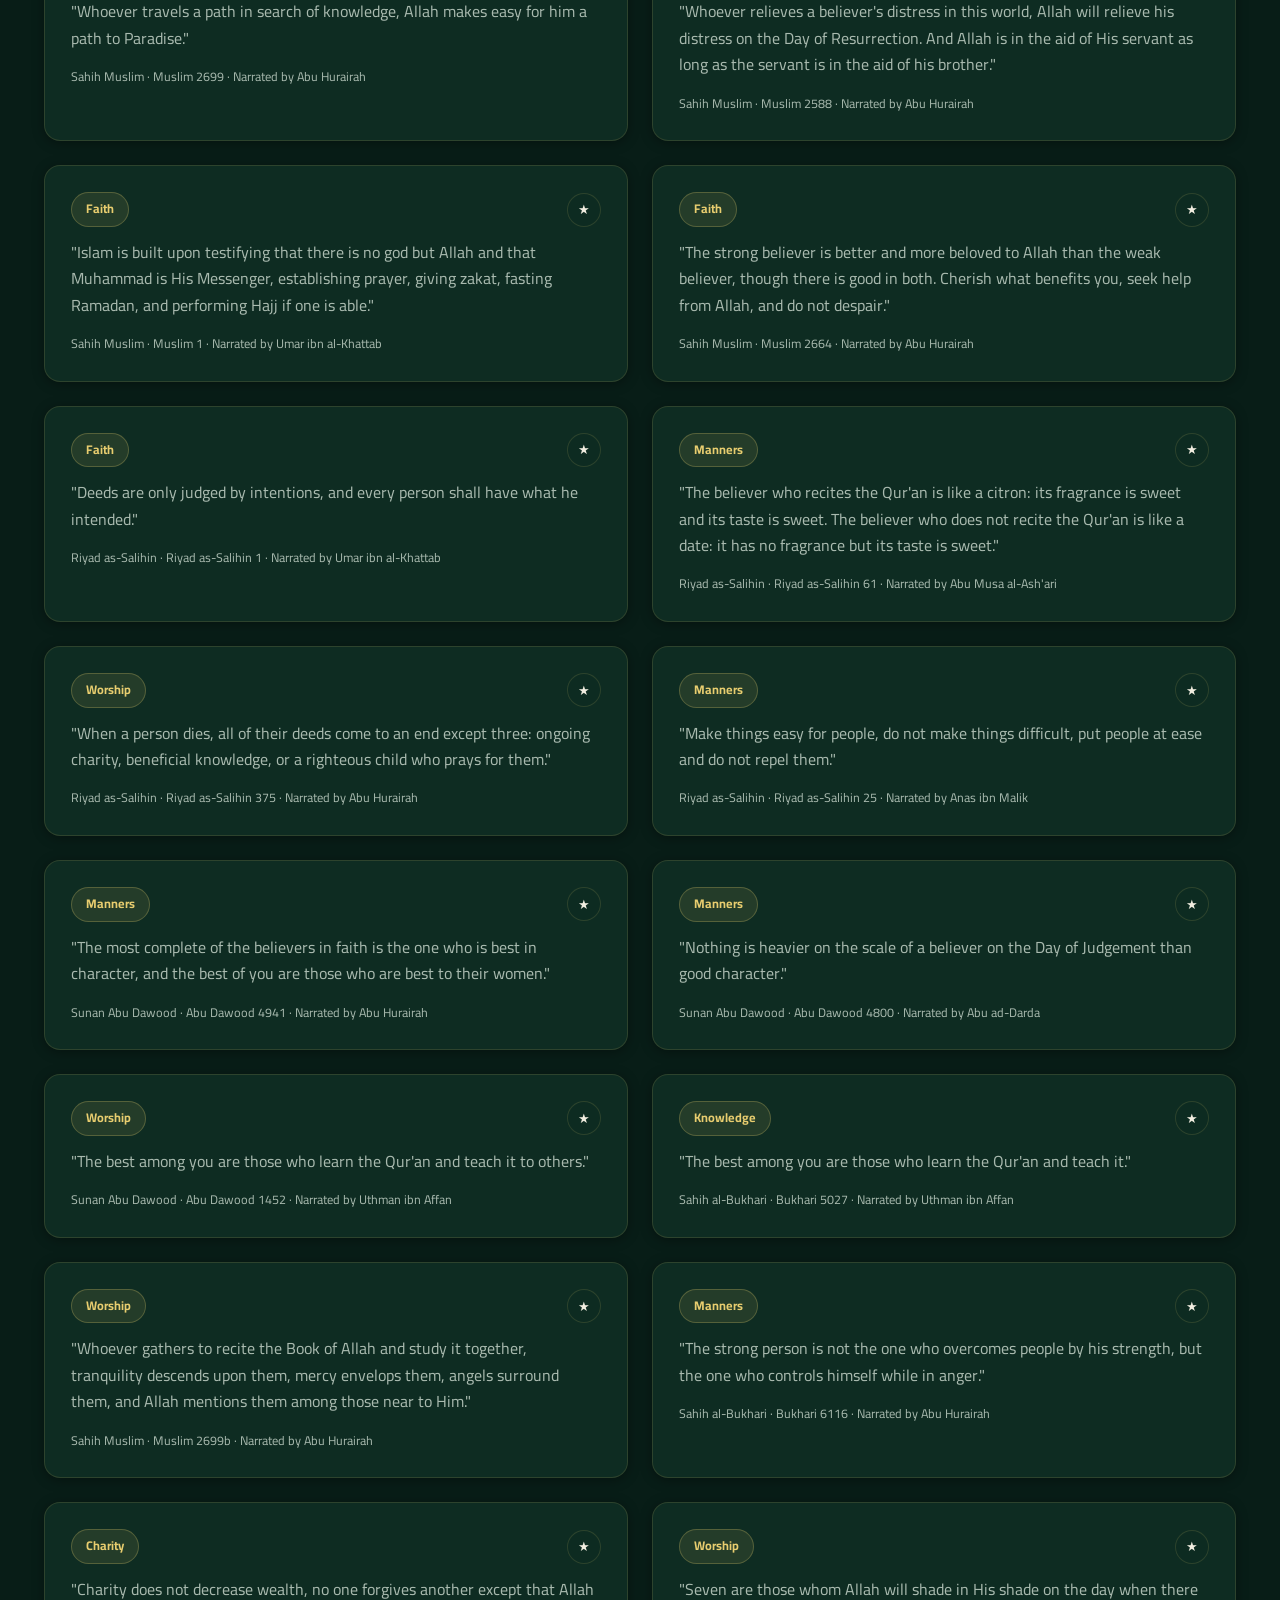
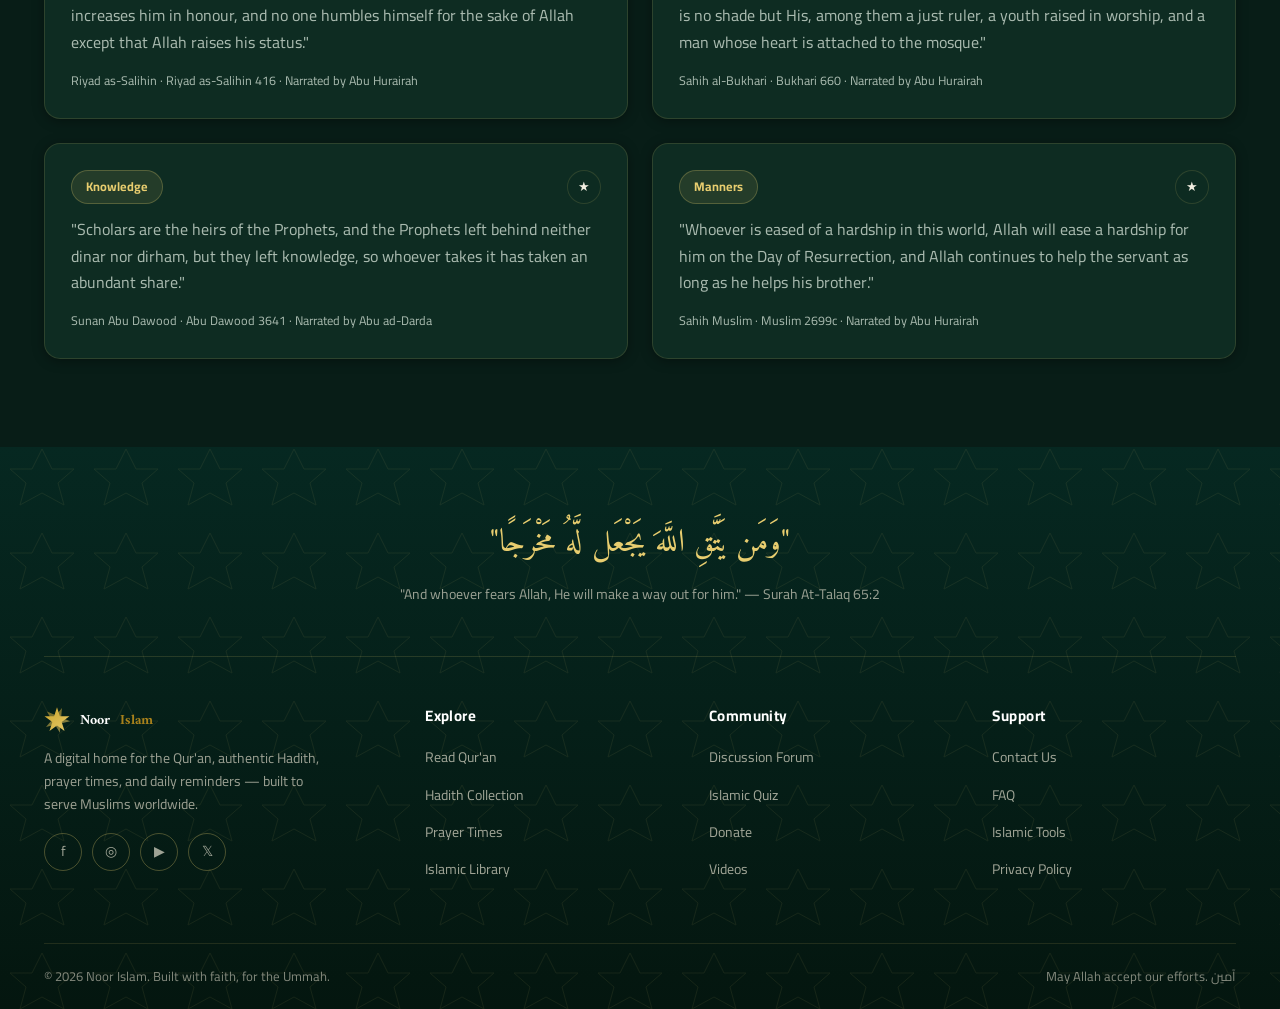
<file: hadith.html>
<!DOCTYPE html>
<html lang="en">
<head>
<meta charset="UTF-8">
<meta name="viewport" content="width=device-width, initial-scale=1.0">
<title>Hadith Collection — Bukhari, Muslim, Riyad as-Salihin | Noor Islam</title>
<meta name="description" content="Browse and search authentic Hadith from Sahih al-Bukhari, Sahih Muslim, Riyad as-Salihin and Sunan Abu Dawood, with a daily hadith and bookmarking.">
<link href="https://fonts.googleapis.com/css2?family=Amiri:wght@400;700&family=Cairo:wght@400;500;600;700;800&display=swap" rel="stylesheet">
<link rel="manifest" href="manifest.json">
<link rel="icon" href="icons/icon.svg" type="image/svg+xml">
<meta name="theme-color" content="#0e4d3b">
<link rel="stylesheet" href="css/style.css">
</head>
<body>
<div id="site-header"></div>

<section class="hero" style="padding:70px 0 50px;">
  <div class="container text-center">
    <span class="eyebrow" style="justify-content:center;color:var(--gold-300)">Sunnah</span>
    <h1 class="hero-title" style="font-size:clamp(28px,4vw,44px);">Hadith Collection</h1>
    <p class="hero-sub">Authentic narrations from the four most trusted collections.</p>
  </div>
</section>

<section class="section" style="padding-top:40px;">
  <div class="container">

    <div class="card reveal" id="daily-hadith-card" style="margin-bottom:36px;background:linear-gradient(160deg,var(--emerald-900),var(--emerald-950));color:#fdf8ea;">
      <span class="eyebrow" style="color:var(--gold-300)">Hadith of the Day</span>
      <p id="daily-hadith-text" style="color:#fdf8ea;font-size:17px;"></p>
      <p id="daily-hadith-ref" style="color:rgba(253,248,234,.65);font-size:13px;margin:0;"></p>
    </div>

    <div class="search-bar" style="max-width:460px;margin-bottom:20px;">
      <svg width="18" height="18" viewBox="0 0 24 24" fill="none" stroke="currentColor" stroke-width="2"><circle cx="11" cy="11" r="7"/><line x1="21" y1="21" x2="16.65" y2="16.65"/></svg>
      <input type="text" id="hadith-search" placeholder="Search hadith by keyword or narrator…">
    </div>
    <div class="filter-row" id="book-filters"></div>
    <div id="hadith-list" class="grid grid-2"></div>
  </div>
</section>

<div id="site-footer"></div>
<script src="data/hadiths.js"></script>
<script src="js/main.js"></script>
<script src="js/hadith.js"></script>
</body>
</html>
</file>
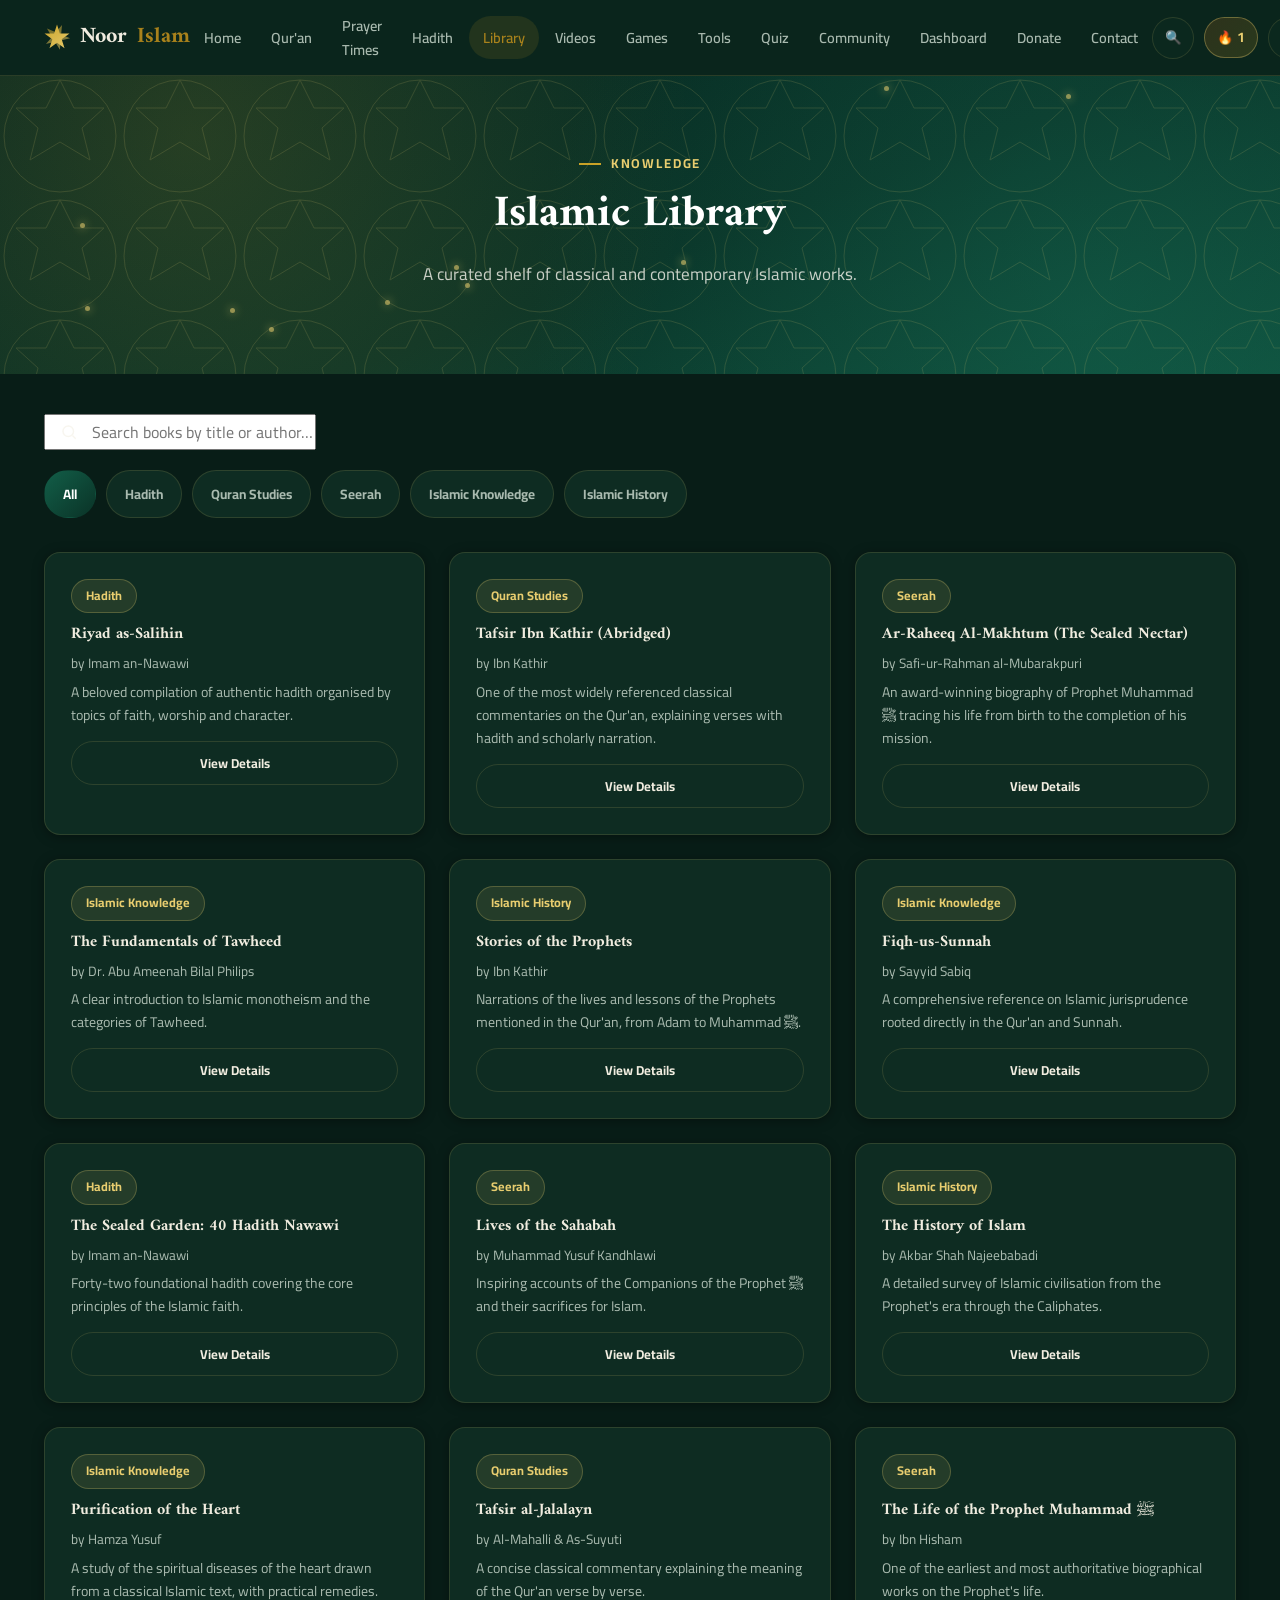
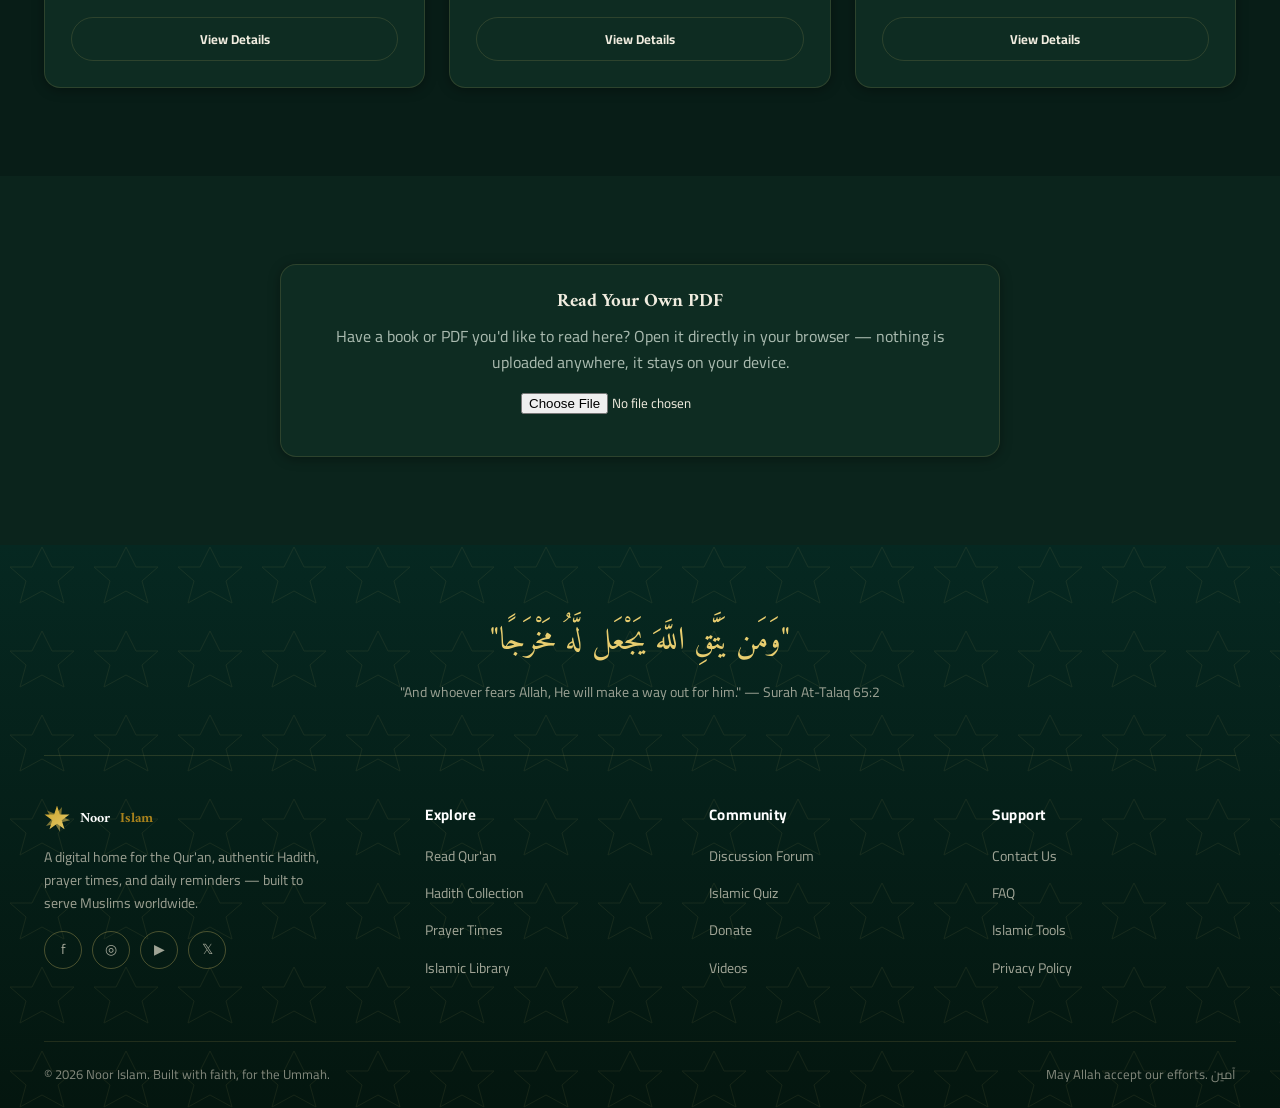
<file: library.html>
<!DOCTYPE html>
<html lang="en">
<head>
<meta charset="UTF-8">
<meta name="viewport" content="width=device-width, initial-scale=1.0">
<title>Islamic Library — Books on Seerah, Hadith &amp; Tafsir | Noor Islam</title>
<meta name="description" content="Browse a curated Islamic library covering Quran studies, Hadith, Seerah, Islamic history and knowledge, with a built-in PDF reader.">
<link href="https://fonts.googleapis.com/css2?family=Amiri:wght@400;700&family=Cairo:wght@400;500;600;700;800&display=swap" rel="stylesheet">
<link rel="manifest" href="manifest.json">
<link rel="icon" href="icons/icon.svg" type="image/svg+xml">
<meta name="theme-color" content="#0e4d3b">
<link rel="stylesheet" href="css/style.css">
</head>
<body>
<div id="site-header"></div>

<section class="hero" style="padding:70px 0 50px;">
  <div class="container text-center">
    <span class="eyebrow" style="justify-content:center;color:var(--gold-300)">Knowledge</span>
    <h1 class="hero-title" style="font-size:clamp(28px,4vw,44px);">Islamic Library</h1>
    <p class="hero-sub">A curated shelf of classical and contemporary Islamic works.</p>
  </div>
</section>

<section class="section" style="padding-top:40px;">
  <div class="container">
    <div class="search-bar" style="max-width:460px;margin-bottom:20px;">
      <svg width="18" height="18" viewBox="0 0 24 24" fill="none" stroke="currentColor" stroke-width="2"><circle cx="11" cy="11" r="7"/><line x1="21" y1="21" x2="16.65" y2="16.65"/></svg>
      <input type="text" id="book-search" placeholder="Search books by title or author…">
    </div>
    <div class="filter-row" id="cat-filters"></div>
    <div class="grid grid-3" id="book-grid"></div>
  </div>
</section>

<section class="section section-alt">
  <div class="container">
    <div class="card reveal" style="max-width:720px;margin:0 auto;text-align:center;">
      <h3>Read Your Own PDF</h3>
      <p>Have a book or PDF you'd like to read here? Open it directly in your browser — nothing is uploaded anywhere, it stays on your device.</p>
      <input type="file" id="pdf-input" accept="application/pdf" style="margin:14px auto;display:block;">
      <div id="pdf-view" style="display:none;margin-top:20px;">
        <embed id="pdf-embed" type="application/pdf" width="100%" height="520" style="border-radius:12px;border:1px solid var(--border);">
      </div>
    </div>
  </div>
</section>

<div id="site-footer"></div>
<script src="data/content.js"></script>
<script src="js/main.js"></script>
<script src="js/library.js"></script>
</body>
</html>
</file>
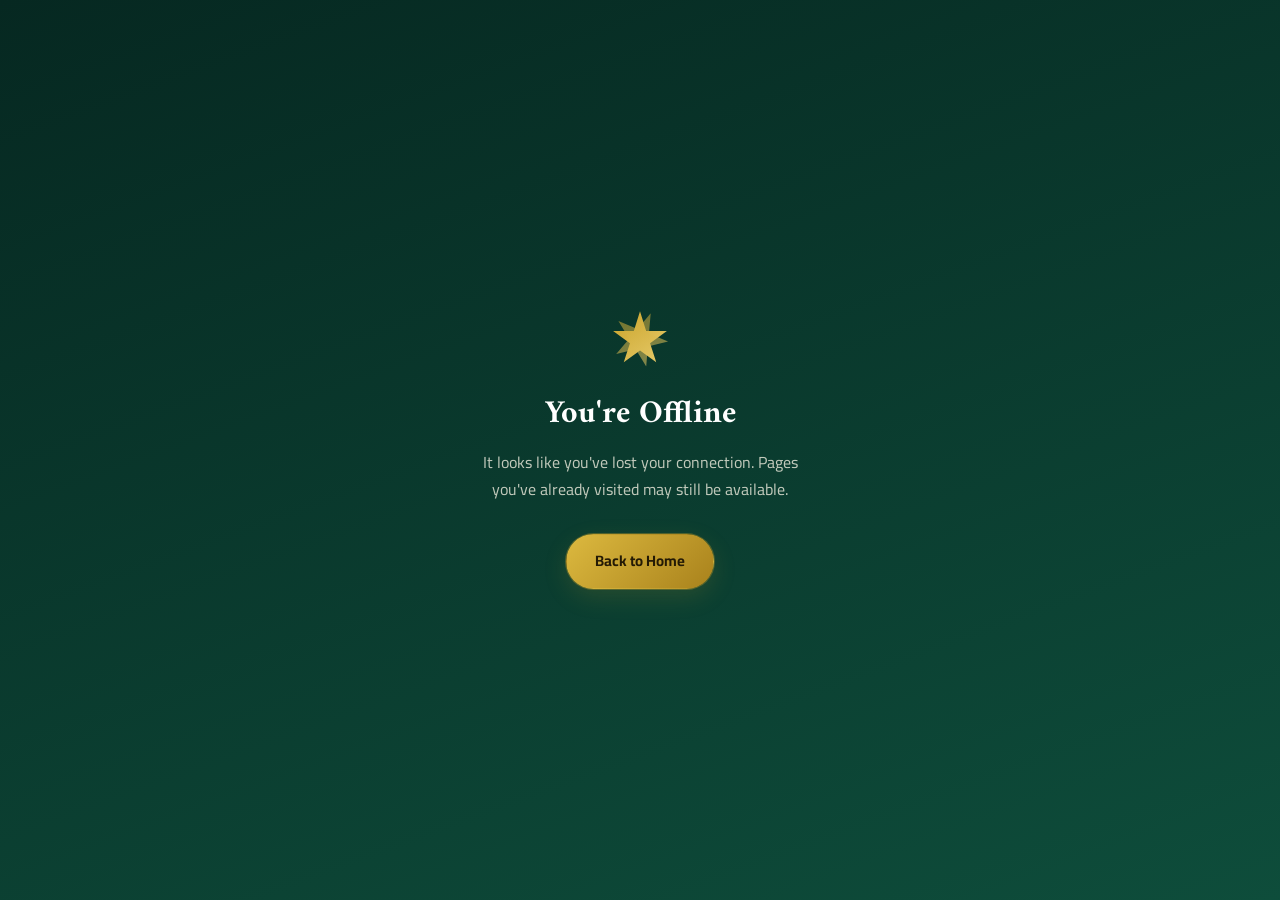
<file: offline.html>
<!DOCTYPE html>
<html lang="en">
<head>
<meta charset="UTF-8">
<meta name="viewport" content="width=device-width, initial-scale=1.0">
<title>You're Offline | Noor Islam</title>
<link href="https://fonts.googleapis.com/css2?family=Amiri:wght@700&family=Cairo:wght@600;800&display=swap" rel="stylesheet">
<link rel="stylesheet" href="css/style.css">
</head>
<body style="display:flex;align-items:center;justify-content:center;min-height:100vh;background:linear-gradient(160deg,var(--emerald-950),var(--emerald-800));color:#fdf8ea;text-align:center;">
  <div>
    <div class="star8 spin" style="margin:0 auto 20px;"></div>
    <h1 style="color:#fff;">You're Offline</h1>
    <p style="color:rgba(253,248,234,.75);max-width:360px;">It looks like you've lost your connection. Pages you've already visited may still be available.</p>
    <a href="index.html" class="btn btn-gold" style="margin-top:16px;">Back to Home</a>
  </div>
</body>
</html>
</file>
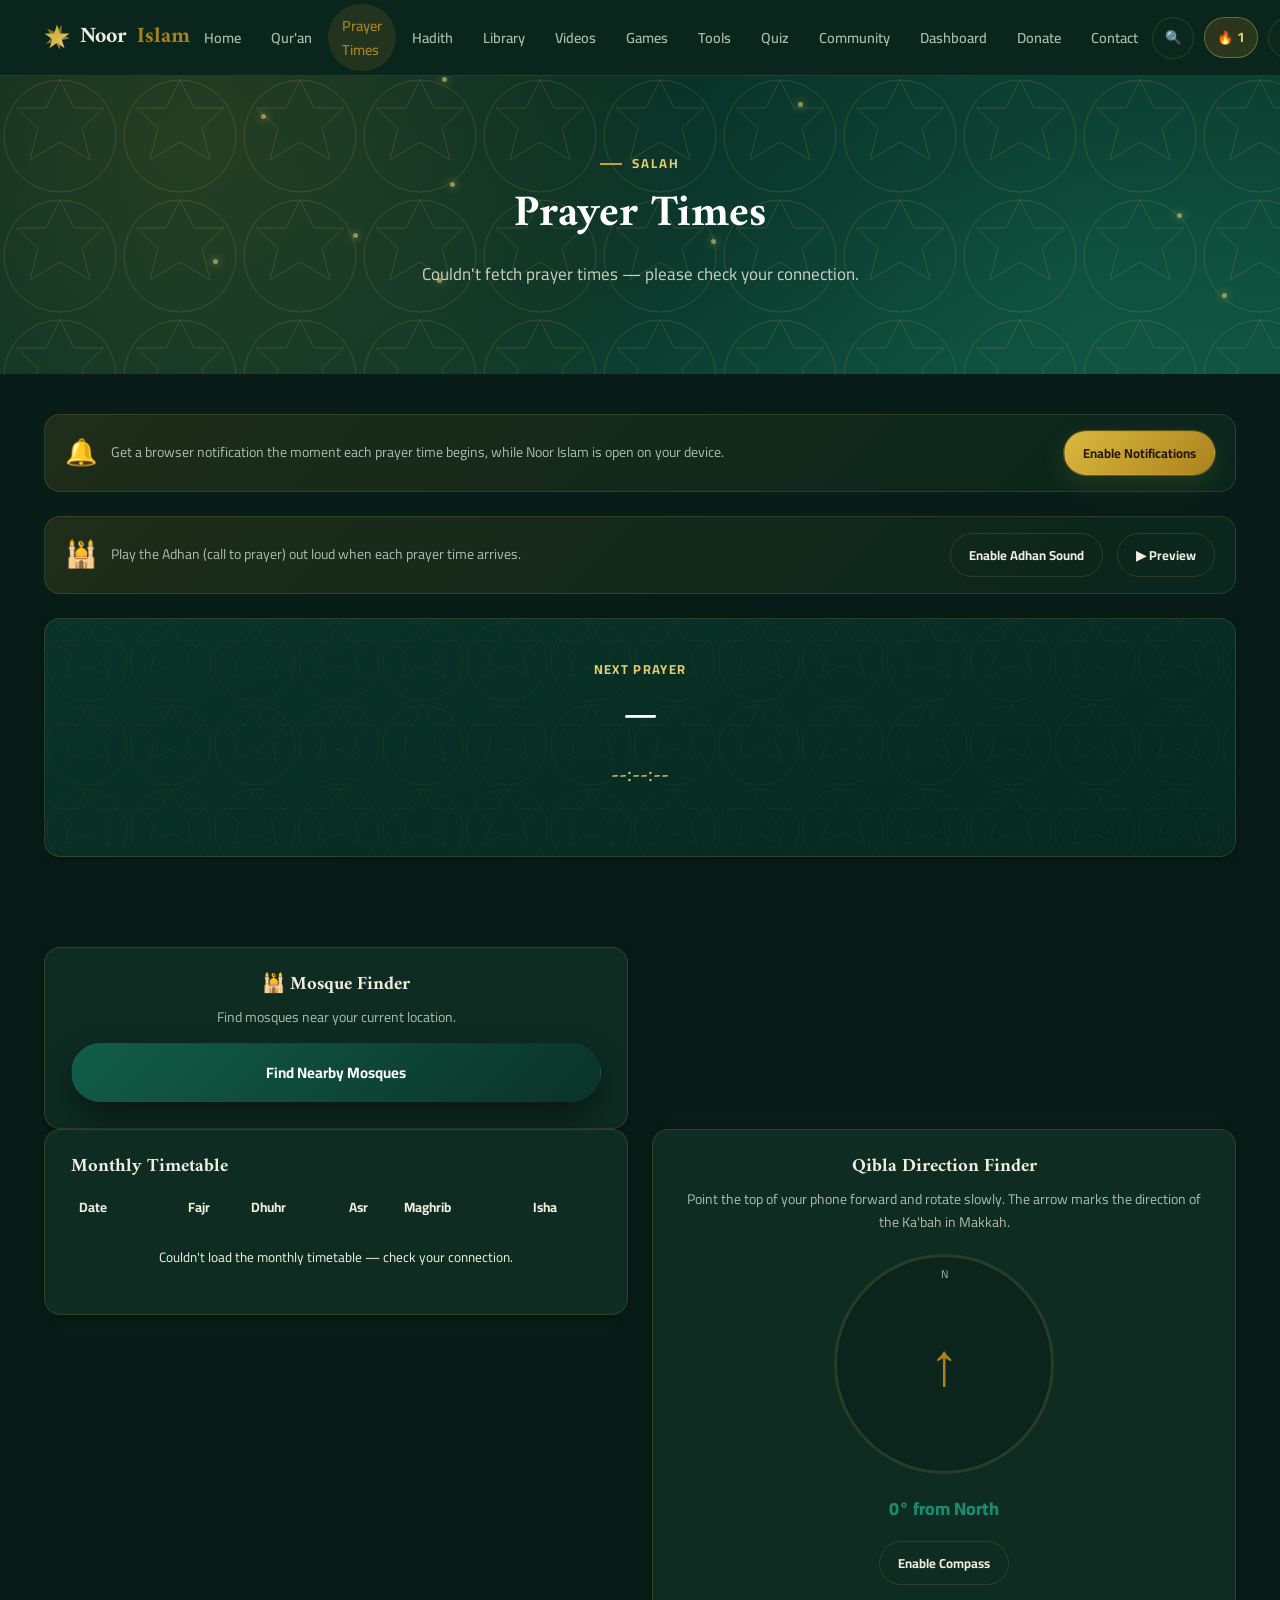
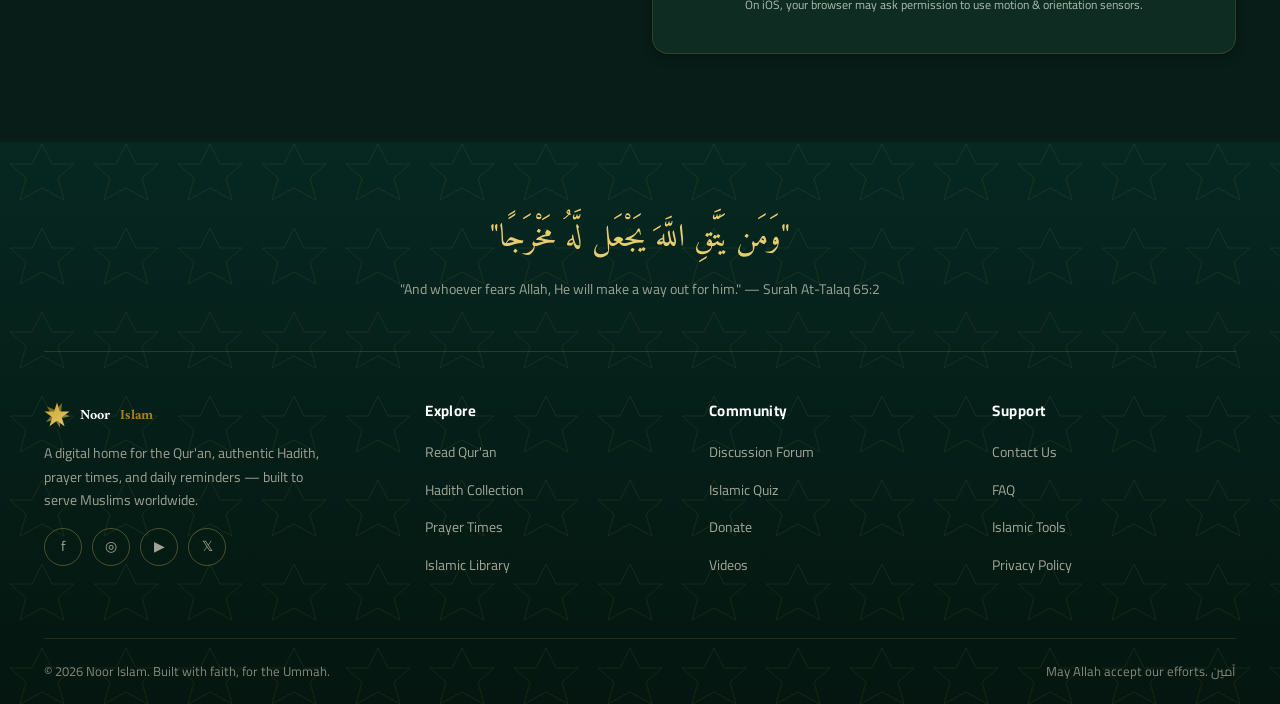
<file: prayer-times.html>
<!DOCTYPE html>
<html lang="en">
<head>
<meta charset="UTF-8">
<meta name="viewport" content="width=device-width, initial-scale=1.0">
<title>Prayer Times &amp; Qibla Direction | Noor Islam</title>
<meta name="description" content="Accurate, auto-detected prayer times for Fajr, Dhuhr, Asr, Maghrib and Isha, with countdown to the next prayer, a monthly timetable and a Qibla direction finder.">
<link href="https://fonts.googleapis.com/css2?family=Amiri:wght@400;700&family=Cairo:wght@400;500;600;700;800&display=swap" rel="stylesheet">
<link rel="manifest" href="manifest.json">
<link rel="icon" href="icons/icon.svg" type="image/svg+xml">
<meta name="theme-color" content="#0e4d3b">
<link rel="stylesheet" href="css/style.css">
</head>
<body>
<div id="site-header"></div>

<section class="hero" style="padding:70px 0 50px;">
  <div class="container text-center">
    <span class="eyebrow" style="justify-content:center;color:var(--gold-300)">Salah</span>
    <h1 class="hero-title" style="font-size:clamp(28px,4vw,44px);">Prayer Times</h1>
    <p class="hero-sub" id="location-line">Detecting your location…</p>
  </div>
</section>

<section class="section" style="padding-top:40px;">
  <div class="container">

    <!-- Notification opt-in -->
    <div class="notify-banner reveal" id="notify-banner">
      <span style="font-size:26px;">🔔</span>
      <p>Get a browser notification the moment each prayer time begins, while Noor Islam is open on your device.</p>
      <button class="btn btn-gold btn-sm" id="notify-toggle">Enable Notifications</button>
    </div>
    <div class="notify-banner reveal">
      <span style="font-size:26px;">🕌</span>
      <p>Play the Adhan (call to prayer) out loud when each prayer time arrives.</p>
      <button class="btn btn-outline btn-sm" id="adhan-toggle">Enable Adhan Sound</button>
      <button class="btn btn-outline btn-sm" id="adhan-preview">▶ Preview</button>
    </div>

    <!-- Countdown -->
    <div class="glass reveal text-center" style="padding:40px;margin-bottom:40px;background:linear-gradient(160deg,var(--emerald-900),var(--emerald-950));color:#fdf8ea;position:relative;overflow:hidden;">
      <div class="pattern-bg"></div>
      <p style="color:var(--gold-300);font-weight:700;letter-spacing:.1em;text-transform:uppercase;font-size:13px;position:relative;">Next Prayer</p>
      <h2 id="next-prayer-name" style="color:#fff;font-size:38px;position:relative;">—</h2>
      <p id="next-prayer-countdown" style="font-size:22px;color:var(--gold-300);font-family:var(--font-display);position:relative;">--:--:--</p>
    </div>

    <div class="grid" style="grid-template-columns:repeat(5,1fr);margin-bottom:50px;" id="today-grid"></div>

    <div class="grid grid-2" style="align-items:flex-start;margin-top:30px;">
      <div class="card reveal text-center">
        <h3>🕌 Mosque Finder</h3>
        <p style="font-size:14px;">Find mosques near your current location.</p>
        <button class="btn btn-primary btn-block" id="find-mosques">Find Nearby Mosques</button>
      </div>
    </div>

    <div class="grid grid-2" style="align-items:flex-start;">
      <!-- Monthly timetable -->
      <div class="card reveal">
        <h3>Monthly Timetable</h3>
        <div style="overflow-x:auto;max-height:420px;overflow-y:auto;">
          <table style="width:100%;border-collapse:collapse;font-size:13.5px;">
            <thead style="position:sticky;top:0;background:var(--surface);">
              <tr style="text-align:left;">
                <th style="padding:8px;">Date</th><th>Fajr</th><th>Dhuhr</th><th>Asr</th><th>Maghrib</th><th>Isha</th>
              </tr>
            </thead>
            <tbody id="month-table"><tr><td colspan="6" style="padding:20px;text-align:center;">Loading…</td></tr></tbody>
          </table>
        </div>
      </div>

      <!-- Qibla finder -->
      <div class="card reveal text-center">
        <h3>Qibla Direction Finder</h3>
        <p style="font-size:14px;">Point the top of your phone forward and rotate slowly. The arrow marks the direction of the Ka'bah in Makkah.</p>
        <div style="width:220px;height:220px;margin:20px auto;position:relative;border-radius:50%;border:3px solid var(--border);display:flex;align-items:center;justify-content:center;background:var(--bg-alt);">
          <div id="qibla-arrow" style="font-size:60px;transition:transform .3s ease;color:var(--accent-strong);">↑</div>
          <span style="position:absolute;top:8px;font-size:11px;color:var(--text-muted);">N</span>
        </div>
        <p id="qibla-degrees" style="font-weight:800;color:var(--primary);font-size:18px;">—°</p>
        <button class="btn btn-outline btn-sm" id="enable-compass">Enable Compass</button>
        <p style="font-size:12px;margin-top:10px;">On iOS, your browser may ask permission to use motion &amp; orientation sensors.</p>
      </div>
    </div>
  </div>
</section>

<div id="site-footer"></div>
<script src="js/main.js"></script>
<script src="js/prayer.js"></script>
</body>
</html>
</file>
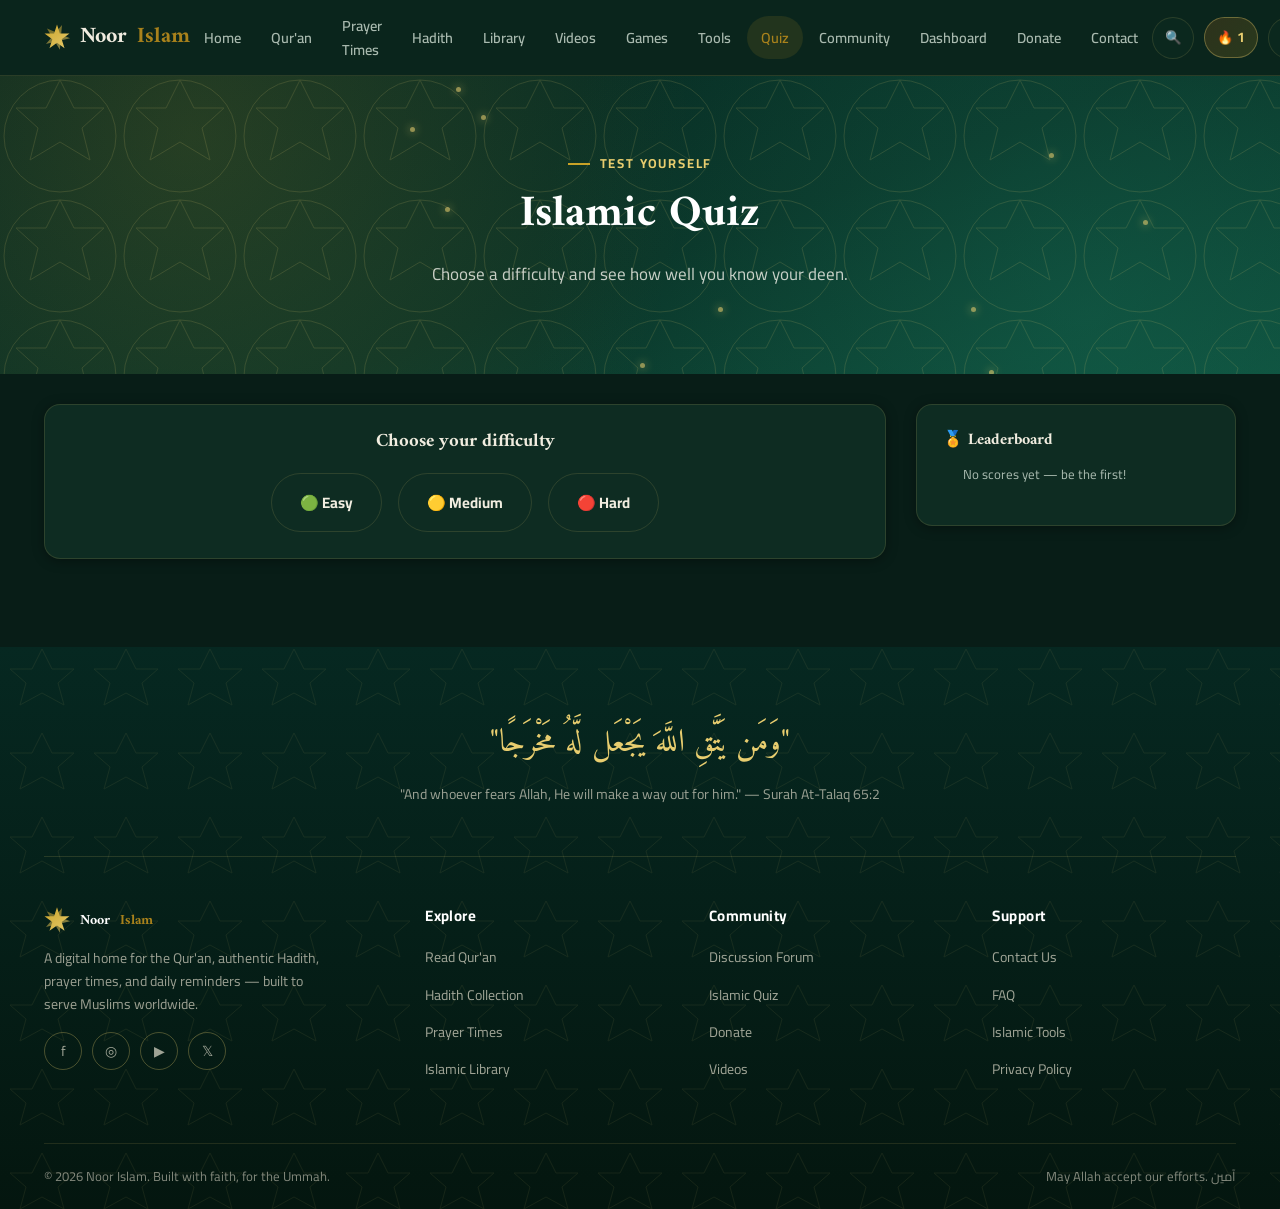
<file: quiz.html>
<!DOCTYPE html>
<html lang="en">
<head>
<meta charset="UTF-8">
<meta name="viewport" content="width=device-width, initial-scale=1.0">
<title>Islamic Quiz — Test Your Knowledge | Noor Islam</title>
<meta name="description" content="Test your Islamic knowledge across easy, medium and hard multiple-choice quizzes with score tracking and a leaderboard.">
<link href="https://fonts.googleapis.com/css2?family=Amiri:wght@400;700&family=Cairo:wght@400;500;600;700;800&display=swap" rel="stylesheet">
<link rel="manifest" href="manifest.json">
<link rel="icon" href="icons/icon.svg" type="image/svg+xml">
<meta name="theme-color" content="#0e4d3b">
<link rel="stylesheet" href="css/style.css">
</head>
<body>
<div id="site-header"></div>

<section class="hero" style="padding:70px 0 50px;">
  <div class="container text-center">
    <span class="eyebrow" style="justify-content:center;color:var(--gold-300)">Test Yourself</span>
    <h1 class="hero-title" style="font-size:clamp(28px,4vw,44px);">Islamic Quiz</h1>
    <p class="hero-sub">Choose a difficulty and see how well you know your deen.</p>
  </div>
</section>

<section class="section" style="padding-top:30px;">
  <div class="container">
    <div class="grid" style="grid-template-columns:1fr 320px;gap:30px;align-items:flex-start;">

      <div class="card reveal" id="quiz-card">
        <div id="quiz-setup" class="text-center">
          <h3>Choose your difficulty</h3>
          <div class="flex gap-16 justify-between" style="justify-content:center;flex-wrap:wrap;margin-top:20px;">
            <button class="btn btn-outline" data-lvl="easy">🟢 Easy</button>
            <button class="btn btn-outline" data-lvl="medium">🟡 Medium</button>
            <button class="btn btn-outline" data-lvl="hard">🔴 Hard</button>
          </div>
        </div>

        <div id="quiz-play" style="display:none;">
          <div class="flex justify-between items-center" style="margin-bottom:16px;">
            <span class="chip chip-gold" id="q-progress"></span>
            <span class="chip" id="q-score">Score: 0</span>
          </div>
          <h3 id="q-text" style="min-height:60px;"></h3>
          <div id="q-options" style="display:grid;gap:12px;"></div>
          <button class="btn btn-primary" id="q-next" style="margin-top:20px;display:none;">Next Question →</button>
        </div>

        <div id="quiz-done" style="display:none;text-align:center;">
          <div style="font-size:50px;">🏆</div>
          <h3>Quiz Complete!</h3>
          <p id="final-score" style="font-size:20px;font-weight:800;color:var(--primary);"></p>
          <div class="field" style="max-width:280px;margin:14px auto;">
            <input type="text" id="player-name" placeholder="Enter your name for the leaderboard">
          </div>
          <button class="btn btn-gold" id="save-score">Save to Leaderboard</button>
          <button class="btn btn-outline" id="quiz-restart">Try Again</button>
        </div>
      </div>

      <div class="card reveal">
        <h4>🏅 Leaderboard</h4>
        <ol id="leaderboard" style="padding-left:20px;font-size:14px;"></ol>
      </div>
    </div>
  </div>
</section>

<div id="site-footer"></div>
<script src="data/content.js"></script>
<script src="js/main.js"></script>
<script src="js/quiz.js"></script>
</body>
</html>
</file>
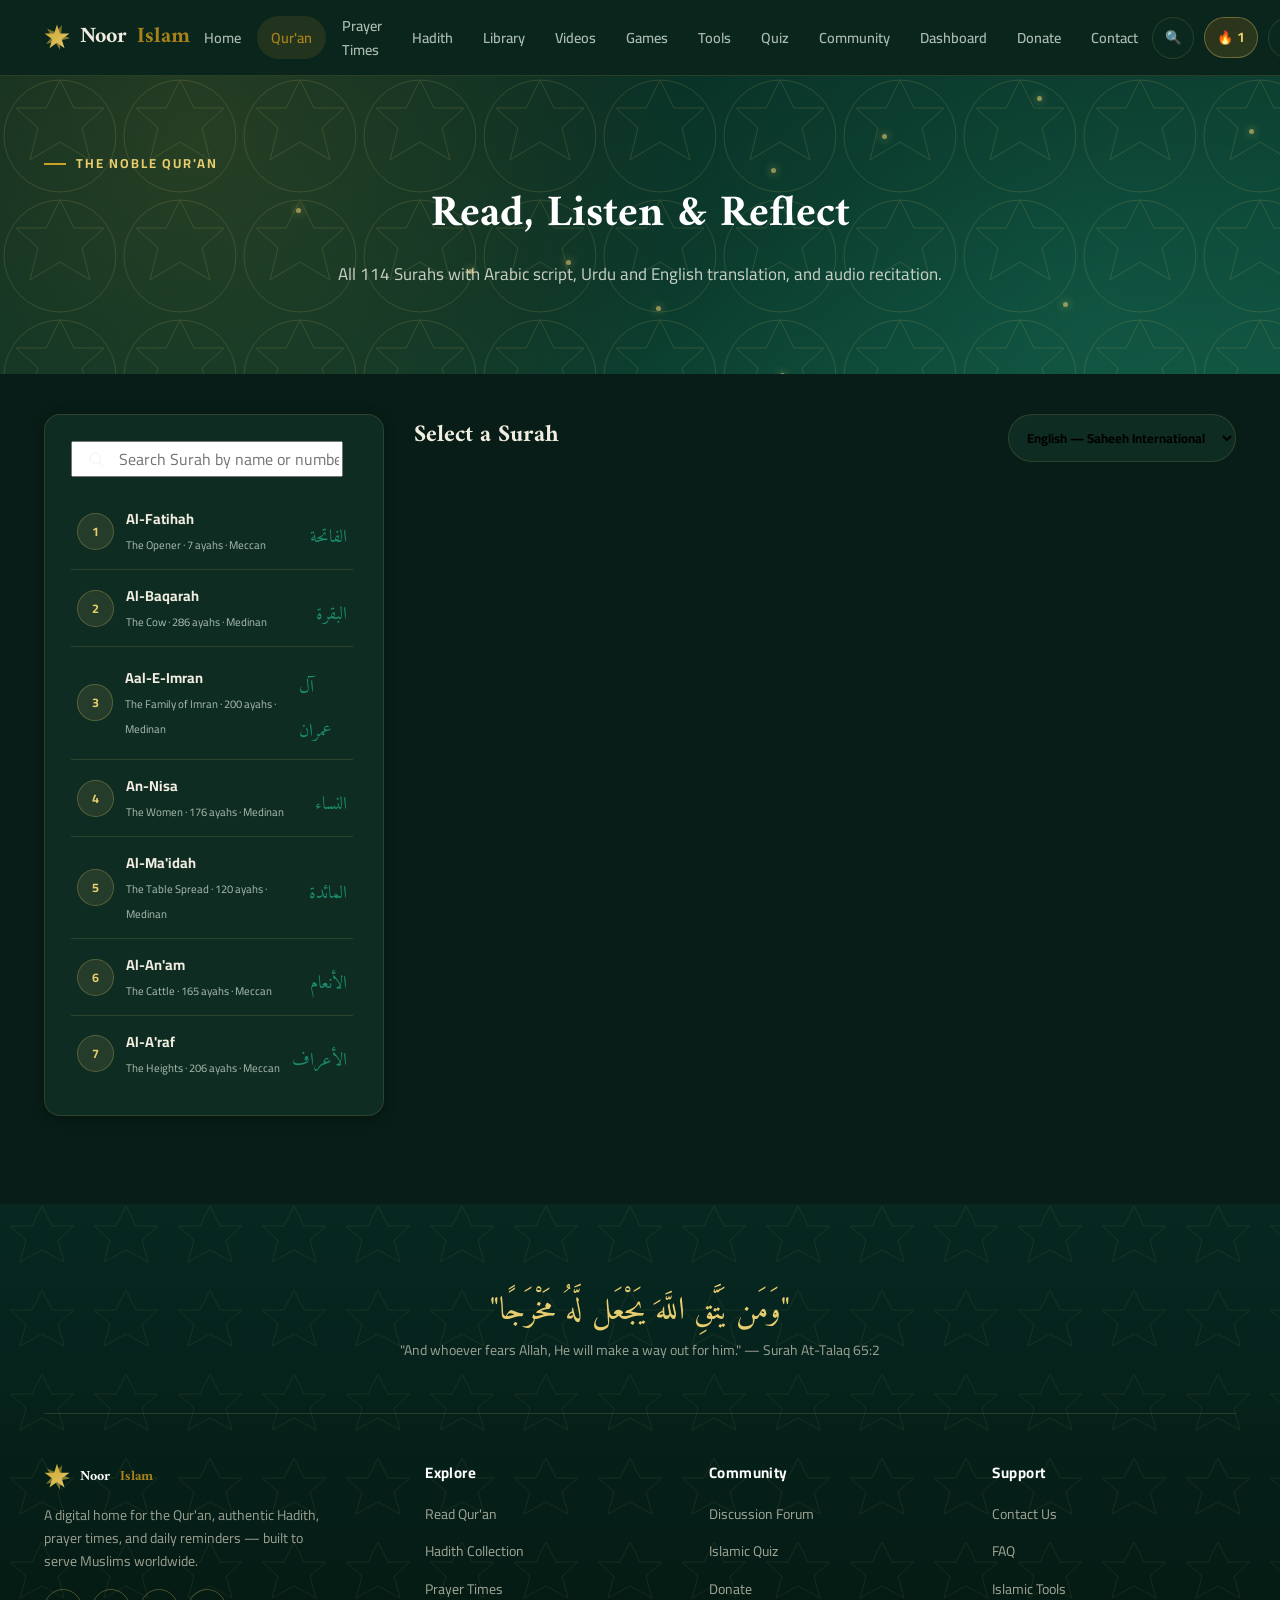
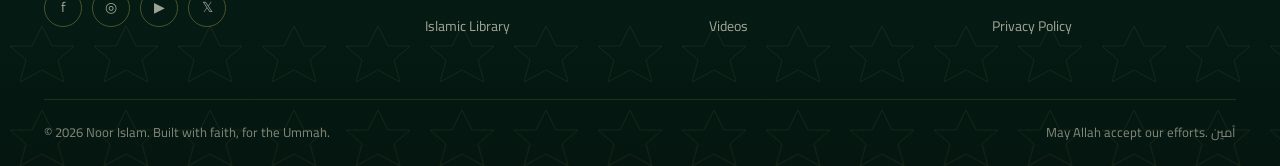
<file: quran.html>
<!DOCTYPE html>
<html lang="en">
<head>
<meta charset="UTF-8">
<meta name="viewport" content="width=device-width, initial-scale=1.0">
<title>Read Qur'an Online — Arabic, Urdu &amp; English | Noor Islam</title>
<meta name="description" content="Read all 114 Surahs of the Qur'an with Arabic text, Urdu and English translation, audio recitation, bookmarks and verse sharing.">
<link href="https://fonts.googleapis.com/css2?family=Amiri:wght@400;700&family=Amiri+Quran&family=Cairo:wght@400;500;600;700;800&display=swap" rel="stylesheet">
<link rel="manifest" href="manifest.json">
<link rel="icon" href="icons/icon.svg" type="image/svg+xml">
<meta name="theme-color" content="#0e4d3b">
<link rel="stylesheet" href="css/style.css">
</head>
<body>
<div id="site-header"></div>

<section class="hero" style="padding:70px 0 50px;">
  <div class="container">
    <span class="eyebrow" style="justify-content:center;color:var(--gold-300)">The Noble Qur'an</span>
    <h1 class="hero-title" style="font-size:clamp(28px,4vw,44px);">Read, Listen &amp; Reflect</h1>
    <p class="hero-sub">All 114 Surahs with Arabic script, Urdu and English translation, and audio recitation.</p>
  </div>
</section>

<section class="section" style="padding-top:40px;">
  <div class="container">

    <!-- Continue reading -->
    <div class="glass reveal" id="continue-card" style="display:none;padding:20px 26px;margin-bottom:30px;">
      <div class="flex justify-between items-center" style="flex-wrap:wrap;gap:12px;">
        <div>
          <span class="chip chip-gold">Continue Reading</span>
          <h4 id="continue-text" style="margin:8px 0 0;"></h4>
        </div>
        <button class="btn btn-primary btn-sm" id="continue-btn">Resume →</button>
      </div>
    </div>

    <div class="reader-layout">

      <!-- Surah list -->
      <aside class="card reveal reader-sidebar">
        <div class="search-bar" style="margin-bottom:16px;">
          <svg width="18" height="18" viewBox="0 0 24 24" fill="none" stroke="currentColor" stroke-width="2"><circle cx="11" cy="11" r="7"/><line x1="21" y1="21" x2="16.65" y2="16.65"/></svg>
          <input type="text" id="surah-search" placeholder="Search Surah by name or number…">
        </div>
        <div id="surah-list" style="overflow-y:auto;flex:1;padding-right:4px;"></div>
      </aside>

      <!-- Reader -->
      <div>
        <div class="flex justify-between items-center" style="margin-bottom:20px;flex-wrap:wrap;gap:12px;">
          <div>
            <h2 id="reader-title" style="margin-bottom:4px;">Select a Surah</h2>
            <p id="reader-sub" style="margin:0;font-size:14px;"></p>
          </div>
          <div class="flex gap-8">
            <select id="translation-select" style="padding:10px 14px;border-radius:100px;border:1px solid var(--border);background:var(--surface);font-weight:700;font-size:13px;">
              <option value="en.sahih">English — Saheeh International</option>
              <option value="ur.jalandhry">Urdu — Jalandhry</option>
            </select>
          </div>
        </div>

        <!-- Full Surah audio player -->
        <div class="surah-player" id="surah-player" style="display:none;">
          <button class="surah-play-btn" id="surah-play-btn">▶</button>
          <div style="flex:1;min-width:160px;">
            <div class="flex justify-between" style="margin-bottom:6px;">
              <b style="font-size:14px;">Full Surah Recitation</b>
              <span class="surah-time" id="surah-time">00:00 / 00:00</span>
            </div>
            <div class="progress"><i id="surah-progress" style="width:0%;"></i></div>
          </div>
          <select id="reciter-select">
            <option value="ar.alafasy">Mishary Alafasy</option>
            <option value="ar.abdulbasitmurattal">Abdul Basit</option>
            <option value="ar.husary">Al-Husary</option>
            <option value="ar.minshawi">Al-Minshawi</option>
          </select>
          <audio id="surah-audio" preload="none"></audio>
        </div>

        <div id="bismillah" style="text-align:center;font-family:var(--font-arabic);font-size:30px;color:var(--primary);margin:16px 0 30px;display:none;">بِسْمِ اللَّهِ الرَّحْمَٰنِ الرَّحِيمِ</div>
        <div id="ayah-container"></div>
      </div>
    </div>
  </div>
</section>

<div id="site-footer"></div>
<script src="data/surahs.js"></script>
<script src="js/main.js"></script>
<script src="js/quran.js"></script>
</body>
</html>
</file>
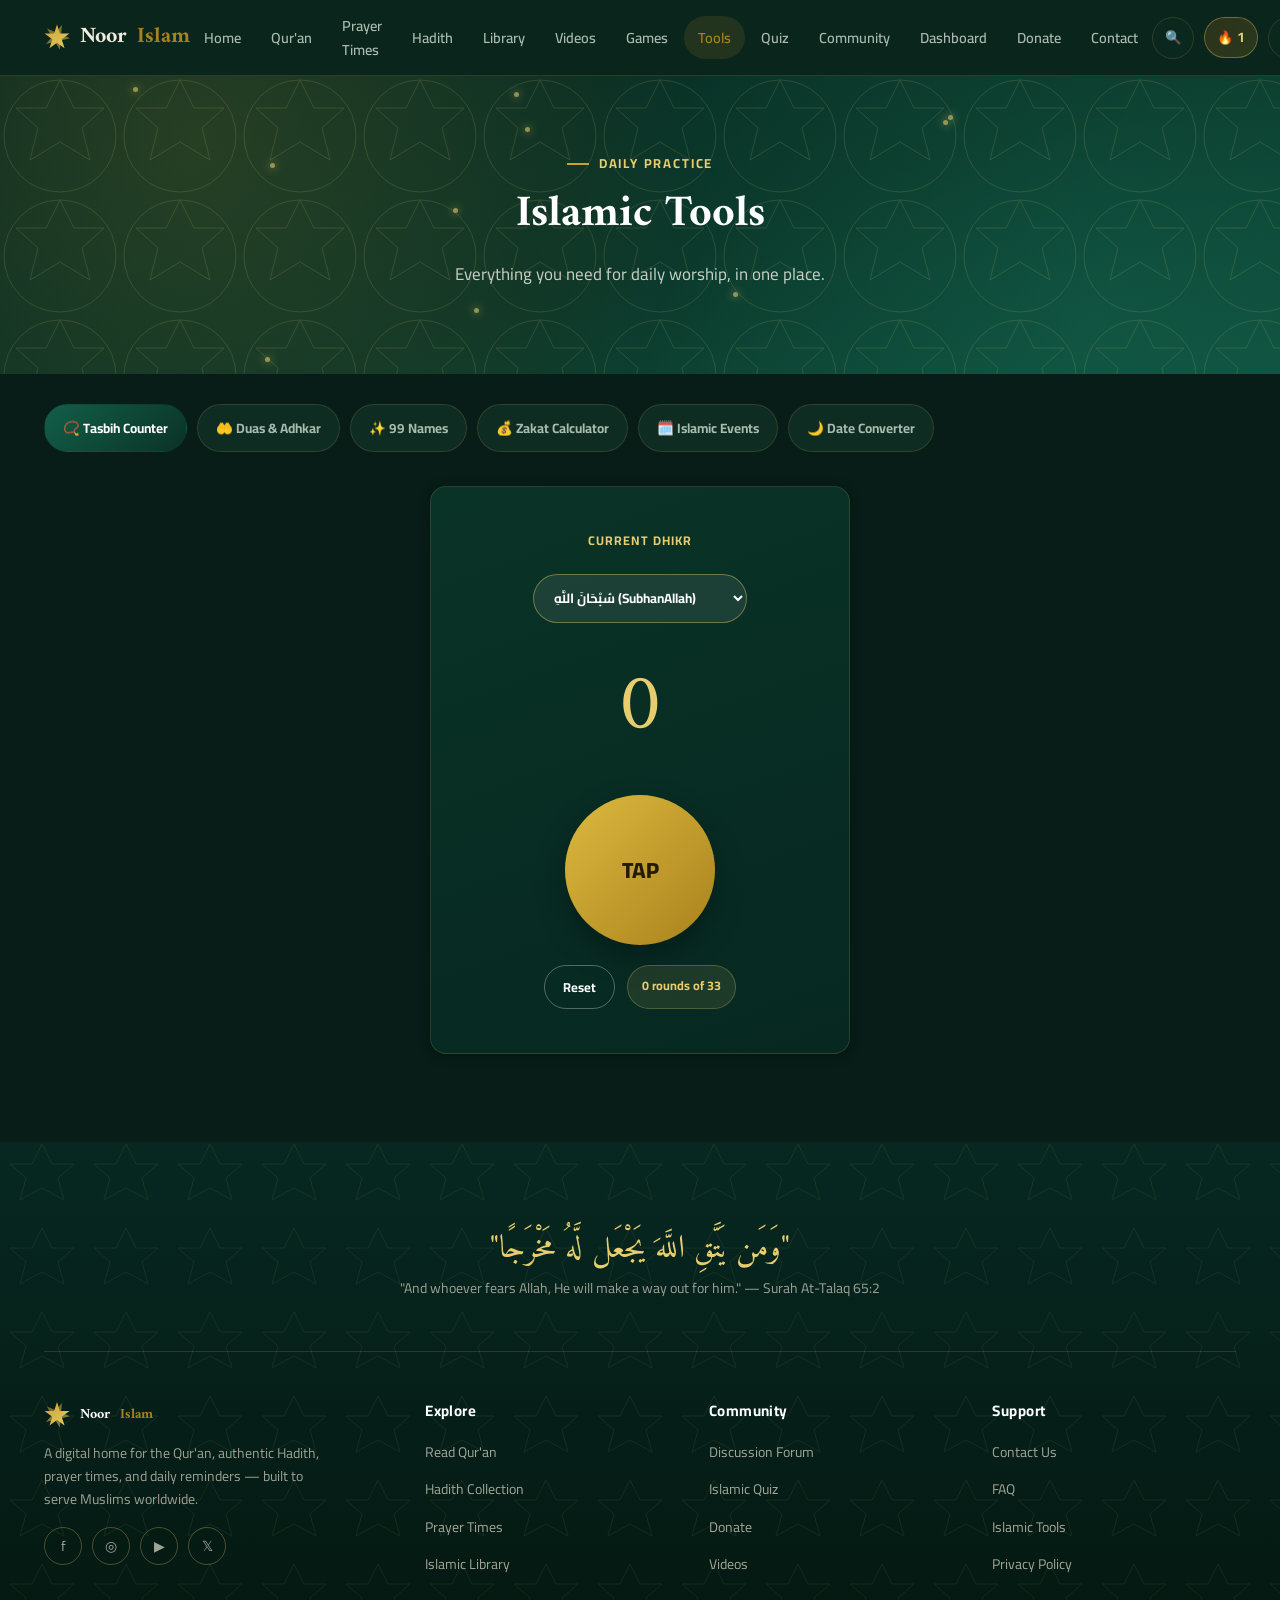
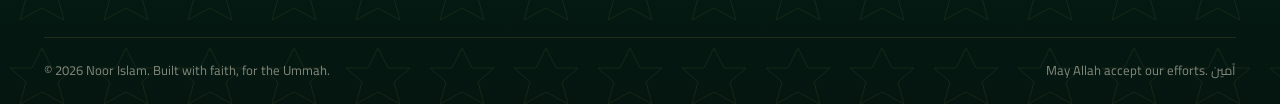
<file: tools.html>
<!DOCTYPE html>
<html lang="en">
<head>
<meta charset="UTF-8">
<meta name="viewport" content="width=device-width, initial-scale=1.0">
<title>Islamic Tools — Tasbih, Zakat Calculator, 99 Names, Adhkar | Noor Islam</title>
<meta name="description" content="Daily duas, morning and evening adhkar, the 99 Names of Allah, a digital tasbih counter, a Zakat calculator and a Hijri date converter.">
<link href="https://fonts.googleapis.com/css2?family=Amiri:wght@400;700&family=Amiri+Quran&family=Cairo:wght@400;500;600;700;800&display=swap" rel="stylesheet">
<link rel="manifest" href="manifest.json">
<link rel="icon" href="icons/icon.svg" type="image/svg+xml">
<meta name="theme-color" content="#0e4d3b">
<link rel="stylesheet" href="css/style.css">
</head>
<body>
<div id="site-header"></div>

<section class="hero" style="padding:70px 0 50px;">
  <div class="container text-center">
    <span class="eyebrow" style="justify-content:center;color:var(--gold-300)">Daily Practice</span>
    <h1 class="hero-title" style="font-size:clamp(28px,4vw,44px);">Islamic Tools</h1>
    <p class="hero-sub">Everything you need for daily worship, in one place.</p>
  </div>
</section>

<section class="section" style="padding-top:30px;">
  <div class="container">
    <div class="filter-row" id="tool-tabs">
      <button class="filter-btn active" data-t="tasbih">📿 Tasbih Counter</button>
      <button class="filter-btn" data-t="duas">🤲 Duas &amp; Adhkar</button>
      <button class="filter-btn" data-t="names">✨ 99 Names</button>
      <button class="filter-btn" data-t="zakat">💰 Zakat Calculator</button>
      <button class="filter-btn" data-t="events">🗓️ Islamic Events</button>
      <button class="filter-btn" data-t="date">🌙 Date Converter</button>
    </div>

    <!-- TASBIH -->
    <div class="tool-panel" id="panel-tasbih">
      <div class="glass reveal text-center" style="max-width:420px;margin:0 auto;padding:44px;background:linear-gradient(160deg,var(--emerald-900),var(--emerald-950));color:#fff;">
        <p style="color:var(--gold-300);font-weight:700;letter-spacing:.08em;text-transform:uppercase;font-size:12.5px;">Current Dhikr</p>
        <select id="dhikr-select" style="margin:10px 0 20px;padding:10px 16px;border-radius:100px;border:1px solid rgba(232,205,111,.4);background:rgba(255,255,255,.08);color:#fff;font-weight:700;">
          <option>سُبْحَانَ اللَّهِ (SubhanAllah)</option>
          <option>الْحَمْدُ لِلَّهِ (Alhamdulillah)</option>
          <option>اللَّهُ أَكْبَرُ (Allahu Akbar)</option>
          <option>لَا إِلَٰهَ إِلَّا اللَّهُ (La ilaha illallah)</option>
          <option>أَسْتَغْفِرُ اللَّهَ (Astaghfirullah)</option>
        </select>
        <div id="tasbih-count" style="font-family:var(--font-display);font-size:80px;color:var(--gold-300);">0</div>
        <button id="tasbih-tap" style="width:150px;height:150px;border-radius:50%;background:linear-gradient(135deg,var(--gold-400),var(--gold-600));border:none;font-size:22px;font-weight:800;color:#241a05;box-shadow:0 12px 30px rgba(0,0,0,.3);margin:20px auto;display:block;">TAP</button>
        <div class="flex gap-12" style="justify-content:center;">
          <button class="btn btn-outline btn-sm" style="color:#fff;border-color:rgba(255,255,255,.3)" id="tasbih-reset">Reset</button>
          <span class="chip chip-gold" id="tasbih-rounds">0 rounds of 33</span>
        </div>
      </div>
    </div>

    <!-- DUAS -->
    <div class="tool-panel" id="panel-duas" style="display:none;">
      <div class="filter-row" id="dua-filters"></div>
      <div class="grid grid-2" id="dua-grid"></div>
    </div>

    <!-- 99 NAMES -->
    <div class="tool-panel" id="panel-names" style="display:none;">
      <div class="search-bar" style="max-width:420px;margin-bottom:20px;">
        <svg width="18" height="18" viewBox="0 0 24 24" fill="none" stroke="currentColor" stroke-width="2"><circle cx="11" cy="11" r="7"/><line x1="21" y1="21" x2="16.65" y2="16.65"/></svg>
        <input type="text" id="names-search" placeholder="Search the 99 Names…">
      </div>
      <div class="grid grid-4" id="names-grid"></div>
    </div>

    <!-- ZAKAT -->
    <div class="tool-panel" id="panel-zakat" style="display:none;">
      <div class="card reveal" style="max-width:560px;margin:0 auto;">
        <h3>Zakat Calculator</h3>
        <p style="font-size:14px;">Zakat is due at 2.5% of qualifying wealth held for one lunar year, once it exceeds the Nisab threshold. This calculator gives an estimate — consult a scholar for your specific situation.</p>
        <div class="field"><label>Cash &amp; bank savings</label><input type="number" id="z-cash" placeholder="0" min="0"></div>
        <div class="field"><label>Gold &amp; silver (market value)</label><input type="number" id="z-gold" placeholder="0" min="0"></div>
        <div class="field"><label>Business inventory &amp; investments</label><input type="number" id="z-invest" placeholder="0" min="0"></div>
        <div class="field"><label>Debts owed to you (recoverable)</label><input type="number" id="z-owed" placeholder="0" min="0"></div>
        <div class="field"><label>Less: debts you owe (due now)</label><input type="number" id="z-debt" placeholder="0" min="0"></div>
        <div class="field"><label>Nisab threshold (currency value of 87.48g gold)</label><input type="number" id="z-nisab" placeholder="e.g. 5500" min="0"></div>
        <button class="btn btn-primary btn-block" id="z-calc">Calculate Zakat</button>
        <div id="z-result" style="margin-top:20px;display:none;text-align:center;padding:20px;border-radius:14px;background:var(--bg-alt);">
          <p style="margin:0;font-size:13px;color:var(--text-muted);">Zakat due (2.5%)</p>
          <p id="z-amount" style="font-size:32px;font-weight:800;color:var(--primary);margin:6px 0;"></p>
          <p id="z-note" style="margin:0;font-size:13px;"></p>
        </div>
      </div>
    </div>

    <!-- ISLAMIC EVENTS -->
    <div class="tool-panel" id="panel-events" style="display:none;">
      <div class="grid grid-2" id="events-grid"></div>
    </div>

    <!-- DATE CONVERTER -->
    <div class="tool-panel" id="panel-date" style="display:none;">
      <div class="card reveal" style="max-width:520px;margin:0 auto;text-align:center;">
        <h3>Islamic Date Converter</h3>
        <p style="font-size:14px;">Convert between Gregorian and Hijri dates.</p>
        <div class="field"><label>Gregorian date</label><input type="date" id="d-input"></div>
        <button class="btn btn-primary btn-block" id="d-convert">Convert to Hijri</button>
        <div id="d-result" style="margin-top:20px;display:none;">
          <p style="font-family:var(--font-display);font-size:26px;color:var(--primary);" id="d-hijri"></p>
        </div>
      </div>
    </div>
  </div>
</section>

<div id="site-footer"></div>
<script src="data/content.js"></script>
<script src="data/names.js"></script>
<script src="js/main.js"></script>
<script src="js/tools.js"></script>
</body>
</html>
</file>
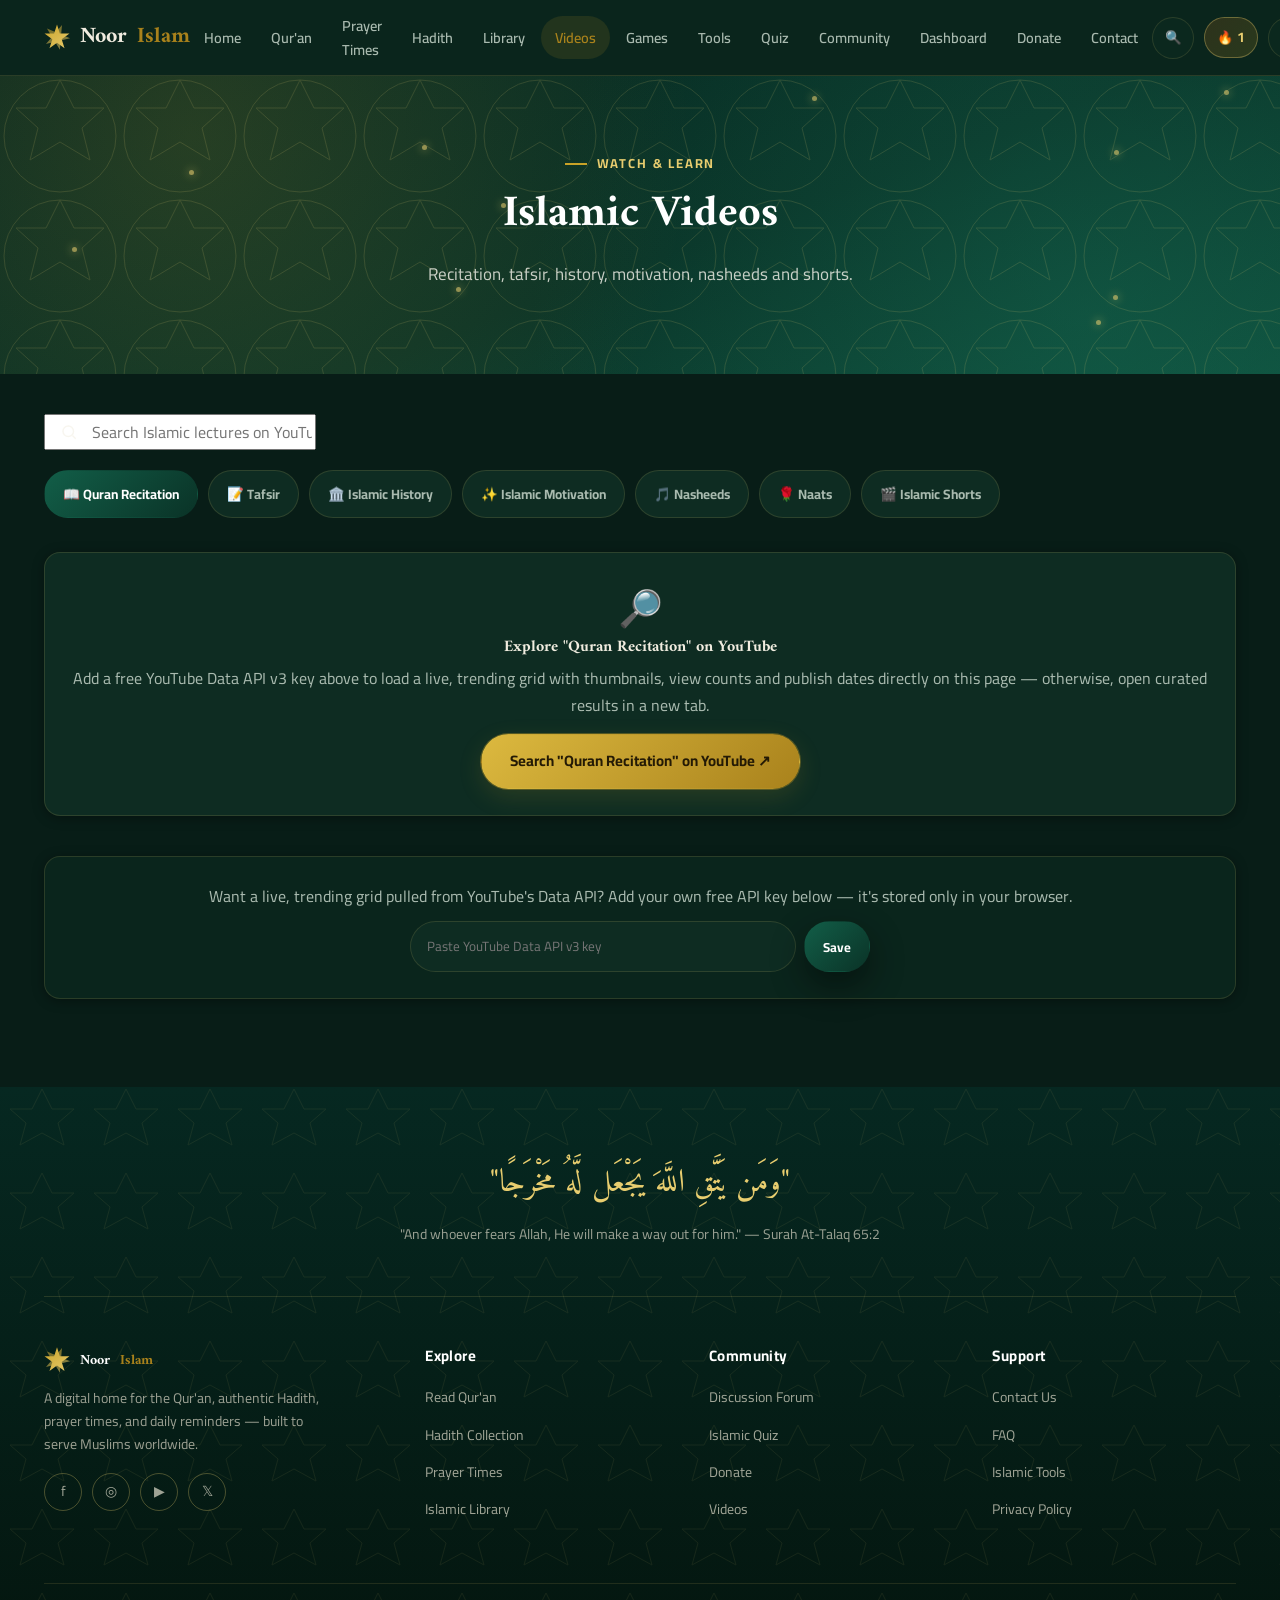
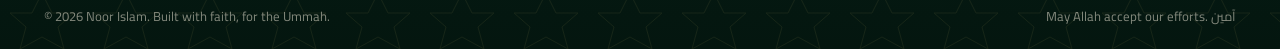
<file: videos.html>
<!DOCTYPE html>
<html lang="en">
<head>
<meta charset="UTF-8">
<meta name="viewport" content="width=device-width, initial-scale=1.0">
<title>Islamic Videos — Recitation, Tafsir &amp; Nasheeds | Noor Islam</title>
<meta name="description" content="Discover Islamic videos: Quran recitation, tafsir, Islamic history, motivation, nasheeds and shorts.">
<link href="https://fonts.googleapis.com/css2?family=Amiri:wght@400;700&family=Cairo:wght@400;500;600;700;800&display=swap" rel="stylesheet">
<link rel="manifest" href="manifest.json">
<link rel="icon" href="icons/icon.svg" type="image/svg+xml">
<meta name="theme-color" content="#0e4d3b">
<link rel="stylesheet" href="css/style.css">
</head>
<body>
<div id="site-header"></div>

<section class="hero" style="padding:70px 0 50px;">
  <div class="container text-center">
    <span class="eyebrow" style="justify-content:center;color:var(--gold-300)">Watch &amp; Learn</span>
    <h1 class="hero-title" style="font-size:clamp(28px,4vw,44px);">Islamic Videos</h1>
    <p class="hero-sub">Recitation, tafsir, history, motivation, nasheeds and shorts.</p>
  </div>
</section>

<section class="section" style="padding-top:40px;">
  <div class="container">

    <div class="search-bar" style="max-width:460px;margin-bottom:20px;">
      <svg width="18" height="18" viewBox="0 0 24 24" fill="none" stroke="currentColor" stroke-width="2"><circle cx="11" cy="11" r="7"/><line x1="21" y1="21" x2="16.65" y2="16.65"/></svg>
      <input type="text" id="video-search" placeholder="Search Islamic lectures on YouTube…">
    </div>
    <div class="filter-row" id="video-cats"></div>

    <div id="video-player-wrap" style="display:none;margin-bottom:30px;">
      <div style="position:relative;padding-top:56.25%;border-radius:var(--radius-md);overflow:hidden;box-shadow:var(--shadow-md);">
        <iframe id="video-player" style="position:absolute;inset:0;width:100%;height:100%;border:0;" allowfullscreen></iframe>
      </div>
    </div>

    <div class="grid grid-3" id="video-grid"></div>

    <div class="glass reveal" style="padding:26px;margin-top:40px;text-align:center;">
      <p style="margin-bottom:12px;">Want a live, trending grid pulled from YouTube's Data API? Add your own free API key below — it's stored only in your browser.</p>
      <div class="flex gap-8 justify-between" style="max-width:460px;margin:0 auto;">
        <input type="text" id="yt-key" placeholder="Paste YouTube Data API v3 key" style="flex:1;padding:12px 16px;border-radius:100px;border:1px solid var(--border);background:var(--surface);">
        <button class="btn btn-primary btn-sm" id="save-key">Save</button>
      </div>
    </div>
  </div>
</section>

<div id="site-footer"></div>
<script src="js/main.js"></script>
<script src="js/videos.js"></script>
</body>
</html>
</file>
<file: css/style.css>
/* =========================================================
   NOOR ISLAM — Design System
   Palette: Deep emerald + antique gold + ivory + ink
   Display type: Amiri (serif, Arabic-capable)
   Body type: Cairo (Arabic + Latin sans)
   Signature: 8-pointed geometric star (rub el hizb) motif
   ========================================================= */

:root{
  --emerald-950:#062821;
  --emerald-900:#0a3327;
  --emerald-800:#0e4d3b;
  --emerald-700:#125e48;
  --emerald-600:#177259;
  --emerald-500:#1c8a6c;
  --gold-600:#a9821c;
  --gold-500:#c9a227;
  --gold-400:#dcb93f;
  --gold-300:#e8cd6f;
  --ivory-50:#fbf8f1;
  --ivory-100:#f4ecd8;
  --ivory-200:#ece0c4;
  --ink-900:#12201b;
  --ink-700:#26362f;
  --white:#ffffff;

  --bg:var(--ivory-50);
  --bg-alt:var(--ivory-100);
  --surface:#ffffff;
  --surface-glass:rgba(255,255,255,.55);
  --text:var(--ink-900);
  --text-muted:#5b6b62;
  --border:rgba(18,32,27,.1);
  --primary:var(--emerald-800);
  --primary-strong:var(--emerald-950);
  --accent:var(--gold-500);
  --accent-strong:var(--gold-600);
  --shadow-sm:0 2px 10px rgba(6,40,33,.06);
  --shadow-md:0 12px 30px rgba(6,40,33,.12);
  --shadow-gold:0 0 0 1px rgba(201,162,39,.35), 0 8px 24px rgba(201,162,39,.15);
  --radius-sm:10px;
  --radius-md:16px;
  --radius-lg:26px;
  --font-display:'Amiri','Georgia',serif;
  --font-body:'Cairo','Segoe UI',sans-serif;
  --font-arabic:'Amiri Quran','Amiri',serif;
  --header-h:76px;
}

[data-theme="dark"]{
  --bg:#081d17;
  --bg-alt:#0b241c;
  --surface:#0e2c22;
  --surface-glass:rgba(14,44,34,.55);
  --text:#f1ede0;
  --text-muted:#a9baaf;
  --border:rgba(232,205,111,.14);
  --primary:var(--emerald-500);
  --primary-strong:var(--gold-400);
  --shadow-sm:0 2px 12px rgba(0,0,0,.35);
  --shadow-md:0 14px 34px rgba(0,0,0,.45);
}

*,*::before,*::after{box-sizing:border-box;}
html{scroll-behavior:smooth;}
body{
  margin:0;
  background:var(--bg);
  color:var(--text);
  font-family:var(--font-body);
  line-height:1.65;
  -webkit-font-smoothing:antialiased;
  transition:background .35s ease,color .35s ease;
  overflow-x:hidden;
}
img{max-width:100%;display:block;}
a{color:inherit;text-decoration:none;}
ul{list-style:none;margin:0;padding:0;}
h1,h2,h3,h4{font-family:var(--font-display);line-height:1.2;margin:0 0 .5em;font-weight:700;}
p{margin:0 0 1em;color:var(--text-muted);}
button{font-family:inherit;cursor:pointer;}
input,select,textarea{font-family:inherit;}
::selection{background:var(--gold-300);color:var(--ink-900);}

.container{width:100%;max-width:1240px;margin:0 auto;padding:0 24px;}
.section{padding:88px 0;position:relative;}
.section-alt{background:var(--bg-alt);}
.eyebrow{
  display:inline-flex;align-items:center;gap:10px;
  font-size:13px;letter-spacing:.14em;text-transform:uppercase;
  color:var(--accent-strong);font-weight:700;margin-bottom:14px;
}
.eyebrow::before{content:"";width:22px;height:2px;background:var(--accent);display:inline-block;}
.section-head{max-width:640px;margin-bottom:48px;}
.section-head.center{margin-left:auto;margin-right:auto;text-align:center;}
.section-title{font-size:clamp(28px,3.6vw,42px);}
.text-gold{color:var(--accent);}

/* ---------- Star / geometric motif (signature element) ---------- */
.star-motif{
  width:1em;height:1em;display:inline-block;
  background:conic-gradient(from 0deg, var(--accent) 0 12.5%, transparent 0 25%) ;
  -webkit-mask:none;
}
.star8{
  --s:56px;width:var(--s);height:var(--s);position:relative;display:inline-block;
}
.star8::before,.star8::after{
  content:"";position:absolute;inset:0;
  background:linear-gradient(135deg,var(--accent),var(--gold-300));
  clip-path:polygon(50% 0%,61% 35%,98% 35%,68% 57%,79% 91%,50% 70%,21% 91%,32% 57%,2% 35%,39% 35%);
}
.star8::after{transform:rotate(22.5deg);opacity:.55;}
.pattern-bg{
  position:absolute;inset:0;pointer-events:none;opacity:.06;
  background-image:url("data:image/svg+xml,%3Csvg xmlns='http://www.w3.org/2000/svg' width='84' height='84' viewBox='0 0 84 84'%3E%3Cg fill='none' stroke='%23c9a227' stroke-width='1'%3E%3Cpath d='M42 2 L52 22 L74 22 L58 36 L64 58 L42 46 L20 58 L26 36 L10 22 L32 22 Z'/%3E%3Ccircle cx='42' cy='42' r='40'/%3E%3C/g%3E%3C/svg%3E");
  background-size:84px 84px;
}
.divider-star{display:flex;align-items:center;justify-content:center;gap:14px;margin:0 auto 40px;width:fit-content;}
.divider-star::before,.divider-star::after{content:"";width:70px;height:1px;background:linear-gradient(90deg,transparent,var(--accent));}
.divider-star::after{background:linear-gradient(90deg,var(--accent),transparent);}

/* ---------- Buttons ---------- */
.btn{
  display:inline-flex;align-items:center;justify-content:center;gap:8px;
  padding:14px 28px;border-radius:100px;font-weight:700;font-size:15px;
  border:1px solid transparent;transition:transform .25s ease,box-shadow .25s ease,background .25s ease;
  white-space:nowrap;
}
.btn:active{transform:scale(.97);}
.btn-primary{background:linear-gradient(135deg,var(--emerald-700),var(--emerald-900));color:#fff;box-shadow:var(--shadow-md);}
.btn-primary:hover{box-shadow:0 16px 40px rgba(6,40,33,.28);transform:translateY(-2px);}
.btn-gold{background:linear-gradient(135deg,var(--gold-400),var(--gold-600));color:#241a05;box-shadow:var(--shadow-gold);}
.btn-gold:hover{transform:translateY(-2px);}
.btn-outline{background:transparent;border-color:var(--border);color:var(--text);}
.btn-outline:hover{border-color:var(--accent);color:var(--accent-strong);}
.btn-ghost{background:var(--surface-glass);backdrop-filter:blur(10px);border-color:var(--border);color:var(--text);}
.btn-sm{padding:9px 18px;font-size:13px;}
.btn-block{width:100%;}

/* ---------- Glass card ---------- */
.glass{
  background:var(--surface-glass);
  backdrop-filter:blur(16px) saturate(140%);
  -webkit-backdrop-filter:blur(16px) saturate(140%);
  border:1px solid var(--border);
  border-radius:var(--radius-md);
  box-shadow:var(--shadow-sm);
}
.card{
  background:var(--surface);border:1px solid var(--border);border-radius:var(--radius-md);
  padding:26px;box-shadow:var(--shadow-sm);transition:transform .3s ease,box-shadow .3s ease,border-color .3s ease;
}
.card:hover{transform:translateY(-5px);box-shadow:var(--shadow-md);border-color:rgba(201,162,39,.4);}

/* ---------- Navbar ---------- */
.site-header{
  position:sticky;top:0;z-index:200;height:var(--header-h);
  display:flex;align-items:center;
  background:var(--surface-glass);backdrop-filter:blur(18px) saturate(140%);
  -webkit-backdrop-filter:blur(18px) saturate(140%);
  border-bottom:1px solid var(--border);
}
.nav-inner{display:flex;align-items:center;justify-content:space-between;width:100%;}
.brand{display:flex;align-items:center;gap:10px;font-family:var(--font-display);font-size:22px;font-weight:700;color:var(--text);}
.brand .star8{--s:26px;}
.brand span{color:var(--accent-strong);}
.nav-links{display:flex;align-items:center;gap:2px;}
.nav-links a{
  padding:10px 14px;border-radius:100px;font-size:14.5px;font-weight:600;color:var(--text-muted);
  transition:background .2s ease,color .2s ease;
}
.nav-links a:hover,.nav-links a.active{background:rgba(201,162,39,.12);color:var(--accent-strong);}
.nav-actions{display:flex;align-items:center;gap:10px;}
.icon-btn{
  width:42px;height:42px;border-radius:50%;display:flex;align-items:center;justify-content:center;
  background:var(--surface-glass);border:1px solid var(--border);color:var(--text);transition:all .25s ease;
}
.icon-btn:hover{border-color:var(--accent);color:var(--accent-strong);transform:rotate(8deg);}
.hamburger{display:none;width:42px;height:42px;border-radius:50%;border:1px solid var(--border);background:transparent;align-items:center;justify-content:center;flex-direction:column;gap:4px;}
.hamburger span{display:block;width:20px;height:2px;background:var(--text);border-radius:2px;transition:.3s;}
.hamburger.open span:nth-child(1){transform:translateY(6px) rotate(45deg);}
.hamburger.open span:nth-child(2){opacity:0;}
.hamburger.open span:nth-child(3){transform:translateY(-6px) rotate(-45deg);}

.mobile-nav{
  position:fixed;inset:var(--header-h) 0 0 0;background:var(--bg);z-index:190;
  transform:translateY(-110%);transition:transform .35s ease;overflow-y:auto;padding:20px 24px 60px;
}
.mobile-nav.open{transform:translateY(0);}
.mobile-nav a{display:block;padding:16px 6px;font-size:19px;font-weight:700;border-bottom:1px solid var(--border);font-family:var(--font-display);}

/* ---------- Hero ---------- */
.hero{
  position:relative;overflow:hidden;
  background:radial-gradient(circle at 15% 20%,rgba(201,162,39,.16),transparent 45%),
             radial-gradient(circle at 85% 80%,rgba(23,114,89,.35),transparent 50%),
             linear-gradient(160deg,var(--emerald-950),var(--emerald-900) 55%,var(--emerald-800));
  color:#fdf8ea;padding:120px 0 100px;
}
.hero::before{
  content:"";position:absolute;inset:0;opacity:.15;background-repeat:repeat;
  background-image:url("data:image/svg+xml,%3Csvg xmlns='http://www.w3.org/2000/svg' width='120' height='120' viewBox='0 0 120 120'%3E%3Cg fill='none' stroke='%23e8cd6f' stroke-width='1'%3E%3Cpath d='M60 4 L74 32 L104 32 L82 52 L90 84 L60 66 L30 84 L38 52 L16 32 L46 32 Z'/%3E%3Ccircle cx='60' cy='60' r='56'/%3E%3C/g%3E%3C/svg%3E");
}
.hero .container{position:relative;z-index:2;}
.hero-arabic{
  font-family:var(--font-arabic);font-size:clamp(48px,9vw,110px);color:var(--gold-300);
  opacity:.9;text-align:center;margin-bottom:6px;letter-spacing:2px;
}
.hero-title{text-align:center;font-size:clamp(34px,5.4vw,64px);color:#fff;max-width:900px;margin:0 auto 18px;}
.hero-sub{text-align:center;max-width:640px;margin:0 auto 36px;color:rgba(251,248,241,.78);font-size:17px;}
.hero-cta{display:flex;gap:16px;justify-content:center;flex-wrap:wrap;margin-bottom:56px;}
.hero-stats{display:flex;justify-content:center;gap:14px;flex-wrap:wrap;}
.hero-stat{
  text-align:center;padding:18px 26px;border-radius:var(--radius-md);
  background:rgba(255,255,255,.06);border:1px solid rgba(232,205,111,.25);backdrop-filter:blur(8px);
}
.hero-stat b{display:block;font-family:var(--font-display);font-size:26px;color:var(--gold-300);}
.hero-stat span{font-size:12.5px;color:rgba(251,248,241,.7);text-transform:uppercase;letter-spacing:.08em;}

/* ---------- Grids ---------- */
.grid{display:grid;gap:24px;}
.grid-2{grid-template-columns:repeat(2,1fr);}
.grid-3{grid-template-columns:repeat(3,1fr);}
.grid-4{grid-template-columns:repeat(4,1fr);}
.grid-5{grid-template-columns:repeat(5,1fr);}

/* ---------- Category chips ---------- */
.chip{
  display:inline-flex;align-items:center;padding:6px 14px;border-radius:100px;font-size:12.5px;font-weight:700;
  background:rgba(23,114,89,.1);color:var(--emerald-700);border:1px solid rgba(23,114,89,.2);
}
[data-theme="dark"] .chip{background:rgba(232,205,111,.1);color:var(--gold-300);border-color:rgba(232,205,111,.25);}
.chip-gold{background:rgba(201,162,39,.12);color:var(--accent-strong);border-color:rgba(201,162,39,.28);}

/* ---------- Forms ---------- */
.field{margin-bottom:18px;}
.field label{display:block;font-weight:700;font-size:13.5px;margin-bottom:8px;color:var(--text);}
.field input,.field select,.field textarea{
  width:100%;padding:13px 16px;border-radius:12px;border:1px solid var(--border);
  background:var(--surface);color:var(--text);font-size:16px;transition:border-color .2s;
}
.field input:focus,.field select:focus,.field textarea:focus{outline:none;border-color:var(--accent);box-shadow:0 0 0 3px rgba(201,162,39,.15);}
.search-bar{position:relative;}
.search-bar input{padding-left:46px;font-size:16px;}
.search-bar svg{position:absolute;left:16px;top:50%;transform:translateY(-50%);opacity:.5;}

/* ---------- Tabs / filters ---------- */
.filter-row{display:flex;gap:10px;flex-wrap:wrap;margin-bottom:34px;}
.filter-btn{
  padding:10px 18px;border-radius:100px;border:1px solid var(--border);background:var(--surface);
  font-weight:700;font-size:13.5px;color:var(--text-muted);transition:.2s;
}
.filter-btn:hover{border-color:var(--accent);}
.filter-btn.active{background:linear-gradient(135deg,var(--emerald-700),var(--emerald-900));color:#fff;border-color:transparent;}

/* ---------- Footer ---------- */
.site-footer{
  background:linear-gradient(180deg,var(--emerald-950),#04160f);color:#e9e4d3;position:relative;overflow:hidden;padding-top:70px;
}
.site-footer::before{
  content:"";position:absolute;inset:0;opacity:.08;
  background-image:url("data:image/svg+xml,%3Csvg xmlns='http://www.w3.org/2000/svg' width='84' height='84' viewBox='0 0 84 84'%3E%3Cg fill='none' stroke='%23e8cd6f' stroke-width='1'%3E%3Cpath d='M42 2 L52 22 L74 22 L58 36 L64 58 L42 46 L20 58 L26 36 L10 22 L32 22 Z'/%3E%3C/g%3E%3C/svg%3E");
}
.footer-quote{position:relative;z-index:1;text-align:center;padding-bottom:50px;border-bottom:1px solid rgba(232,205,111,.15);margin-bottom:50px;}
.footer-quote p{font-family:var(--font-arabic);font-size:clamp(22px,3vw,32px);color:var(--gold-300);margin-bottom:10px;}
.footer-quote span{color:rgba(233,228,211,.65);font-size:14px;}
.footer-grid{position:relative;z-index:1;display:grid;grid-template-columns:1.4fr 1fr 1fr 1fr;gap:40px;padding-bottom:50px;}
.footer-grid h4{color:#fff;font-size:15px;margin-bottom:18px;font-family:var(--font-body);letter-spacing:.03em;}
.footer-grid li{margin-bottom:11px;}
.footer-grid a{color:rgba(233,228,211,.68);font-size:14px;transition:color .2s;}
.footer-grid a:hover{color:var(--gold-300);}
.footer-brand p{color:rgba(233,228,211,.65);font-size:14px;max-width:280px;}
.social-row{display:flex;gap:10px;margin-top:16px;}
.social-row a{
  width:38px;height:38px;border-radius:50%;border:1px solid rgba(232,205,111,.3);display:flex;align-items:center;justify-content:center;
  transition:.2s;
}
.social-row a:hover{background:var(--gold-500);color:#221a04;}
.footer-bottom{position:relative;z-index:1;border-top:1px solid rgba(232,205,111,.12);padding:22px 0;display:flex;justify-content:space-between;flex-wrap:wrap;gap:10px;font-size:13px;color:rgba(233,228,211,.55);}

/* ---------- Utility ---------- */
.flex{display:flex;}
.items-center{align-items:center;}
.justify-between{justify-content:space-between;}
.gap-8{gap:8px;}.gap-12{gap:12px;}.gap-16{gap:16px;}.gap-24{gap:24px;}
.mt-0{margin-top:0;}.mb-0{margin-bottom:0;}
.text-center{text-align:center;}
.reveal{opacity:0;transform:translateY(24px);transition:opacity .7s ease,transform .7s ease;}
.reveal.in{opacity:1;transform:translateY(0);}
.badge-count{
  min-width:20px;height:20px;padding:0 6px;border-radius:100px;background:var(--accent);color:#241a05;
  font-size:11px;font-weight:800;display:inline-flex;align-items:center;justify-content:center;
}
.skeleton{background:linear-gradient(90deg,var(--bg-alt) 25%,var(--surface) 50%,var(--bg-alt) 75%);background-size:200% 100%;animation:shimmer 1.4s infinite;border-radius:10px;}
@keyframes shimmer{0%{background-position:200% 0;}100%{background-position:-200% 0;}}
@keyframes spin{to{transform:rotate(360deg);}}
.spin{animation:spin 6s linear infinite;}
.float{animation:float 5s ease-in-out infinite;}
@keyframes float{0%,100%{transform:translateY(0);}50%{transform:translateY(-10px);}}

/* progress bar (donate) */
.progress{height:10px;border-radius:100px;background:var(--bg-alt);overflow:hidden;}
.progress > i{display:block;height:100%;background:linear-gradient(90deg,var(--gold-400),var(--emerald-600));border-radius:100px;}

/* toast */
.toast{
  position:fixed;bottom:26px;left:50%;transform:translateX(-50%) translateY(30px);
  background:var(--primary-strong);color:#fff;padding:14px 24px;border-radius:100px;font-weight:700;font-size:14px;
  box-shadow:var(--shadow-md);z-index:400;opacity:0;pointer-events:none;transition:.35s ease;
}
.toast.show{opacity:1;transform:translateX(-50%) translateY(0);}

/* back to top */
.to-top{
  position:fixed;right:22px;bottom:22px;width:48px;height:48px;border-radius:50%;
  background:linear-gradient(135deg,var(--gold-400),var(--gold-600));color:#221a04;display:flex;align-items:center;justify-content:center;
  box-shadow:var(--shadow-md);opacity:0;pointer-events:none;transition:.3s;z-index:150;border:none;
}
.to-top.show{opacity:1;pointer-events:auto;}

/* ---------- Reader layout (Quran / two-column pages) ---------- */
.reader-layout{display:grid;grid-template-columns:340px 1fr;gap:30px;align-items:flex-start;}
.reader-sidebar{position:sticky;top:calc(var(--header-h) + 20px);max-height:78vh;display:flex;flex-direction:column;}
.ayah-actions{display:flex;gap:8px;flex-wrap:wrap;}
@media (max-width:900px){
  .reader-layout{grid-template-columns:1fr;}
  .reader-sidebar{position:relative;top:0;max-height:340px;}
}
@media (max-width:480px){
  .ayah-actions .icon-btn{width:34px;height:34px;font-size:14px;}
  #reader-title{font-size:19px;}
}

/* full-surah audio player */
.surah-player{
  display:flex;align-items:center;gap:14px;padding:16px 18px;border-radius:var(--radius-md);
  background:linear-gradient(135deg,var(--emerald-900),var(--emerald-950));color:#fdf8ea;margin-bottom:24px;flex-wrap:wrap;
}
.surah-player select{background:rgba(255,255,255,.08);border:1px solid rgba(232,205,111,.3);color:#fff;border-radius:100px;padding:8px 14px;font-size:13px;font-weight:700;}
.surah-play-btn{
  width:52px;height:52px;border-radius:50%;border:none;flex-shrink:0;
  background:linear-gradient(135deg,var(--gold-400),var(--gold-600));color:#241a05;font-size:18px;font-weight:800;
}
.surah-player .progress{flex:1;min-width:120px;background:rgba(255,255,255,.15);}
.surah-time{font-size:12px;color:rgba(253,248,234,.75);white-space:nowrap;}

/* ---------- Streak badge ---------- */
.streak-badge{
  display:inline-flex;align-items:center;gap:4px;padding:8px 12px;border-radius:100px;
  background:linear-gradient(135deg,rgba(233,120,26,.16),rgba(201,162,39,.16));
  border:1px solid rgba(233,120,26,.35);font-weight:800;font-size:13px;color:#c9701a;
}
[data-theme="dark"] .streak-badge{color:var(--gold-300);border-color:rgba(232,205,111,.35);}
.streak-badge b{font-size:14px;}

/* ---------- Mobile bottom navigation ---------- */
.bottom-nav{
  display:none;position:fixed;left:0;right:0;bottom:0;z-index:180;
  background:var(--surface-glass);backdrop-filter:blur(18px) saturate(140%);
  border-top:1px solid var(--border);padding:6px 4px calc(6px + env(safe-area-inset-bottom));
  justify-content:space-around;align-items:center;
}
.bottom-nav a{
  display:flex;flex-direction:column;align-items:center;gap:2px;padding:6px 10px;border-radius:14px;
  font-size:10.5px;font-weight:700;color:var(--text-muted);transition:.2s;
}
.bottom-nav a span{font-size:19px;}
.bottom-nav a.active{color:var(--accent-strong);background:rgba(201,162,39,.12);}
@media (max-width:860px){
  .bottom-nav{display:flex;}
  body{padding-bottom:66px;}
  .to-top{bottom:78px;}
}

/* ---------- Hero floating particles ---------- */
.hero-particles{position:absolute;inset:0;overflow:hidden;pointer-events:none;z-index:1;}
.particle-star{
  position:absolute;width:5px;height:5px;background:var(--gold-300);border-radius:50%;
  opacity:.6;animation:particleFloat 8s ease-in-out infinite;box-shadow:0 0 8px 1px rgba(232,205,111,.6);
}
@keyframes particleFloat{
  0%,100%{transform:translateY(0) scale(1);opacity:.3;}
  50%{transform:translateY(-30px) scale(1.4);opacity:.85;}
}

/* ---------- Page fade-in ---------- */
body{animation:pageFade .5s ease both;}
@keyframes pageFade{from{opacity:0;}to{opacity:1;}}

/* ---------- Notification prompt banner ---------- */
.notify-banner{
  display:flex;align-items:center;gap:14px;padding:16px 20px;border-radius:var(--radius-md);
  background:linear-gradient(135deg,rgba(201,162,39,.12),rgba(23,114,89,.1));border:1px solid var(--border);
  margin-bottom:24px;flex-wrap:wrap;
}
.notify-banner p{margin:0;flex:1;min-width:200px;font-size:14px;}

/* ---------- Quick search overlay ---------- */
.search-overlay{
  position:fixed;inset:0;z-index:500;background:rgba(6,40,33,.55);backdrop-filter:blur(4px);
  display:flex;align-items:flex-start;justify-content:center;padding:10vh 20px;
  opacity:0;pointer-events:none;transition:opacity .25s ease;
}
.search-overlay.open{opacity:1;pointer-events:auto;}
.search-modal{
  width:100%;max-width:560px;background:var(--surface);border-radius:var(--radius-md);
  box-shadow:0 30px 80px rgba(0,0,0,.4);overflow:hidden;border:1px solid var(--border);
}
.search-modal .search-bar input{padding:20px 20px 20px 46px;border:none;border-bottom:1px solid var(--border);border-radius:0;font-size:16px;}
.search-modal .search-bar svg{left:20px;}
#quick-search-results{max-height:60vh;overflow-y:auto;padding:8px;}
.qs-group{padding:10px 12px 4px;font-size:11px;font-weight:800;letter-spacing:.08em;text-transform:uppercase;color:var(--text-muted);}
.qs-item{display:flex;align-items:center;gap:12px;padding:10px 12px;border-radius:10px;transition:.15s;}
.qs-item:hover{background:var(--bg-alt);}
.qs-item b{font-size:14px;}
.qs-item small{color:var(--text-muted);}

/* ---------- Install app floating button ---------- */
.install-fab{
  position:fixed;left:50%;bottom:88px;transform:translateX(-50%);z-index:150;
  padding:12px 22px;border-radius:100px;border:none;font-weight:800;font-size:13.5px;
  background:linear-gradient(135deg,var(--gold-400),var(--gold-600));color:#241a05;box-shadow:var(--shadow-md);
}
@media (min-width:861px){ .install-fab{bottom:26px;} }

/* responsive */
@media (max-width:1024px){
  .grid-4{grid-template-columns:repeat(2,1fr);}
  .grid-5{grid-template-columns:repeat(3,1fr);}
  .footer-grid{grid-template-columns:1fr 1fr;}
}
@media (max-width:860px){
  .nav-links{display:none;}
  .hamburger{display:flex;}
  .grid-2,.grid-3{grid-template-columns:1fr;}
  .section{padding:64px 0;}
}
@media (max-width:560px){
  .grid-4,.grid-5{grid-template-columns:repeat(2,1fr);}
  #memory-grid{grid-template-columns:repeat(3,1fr) !important;}
  .footer-grid{grid-template-columns:1fr;}
  .hero{padding:100px 0 70px;}
}
</file>
